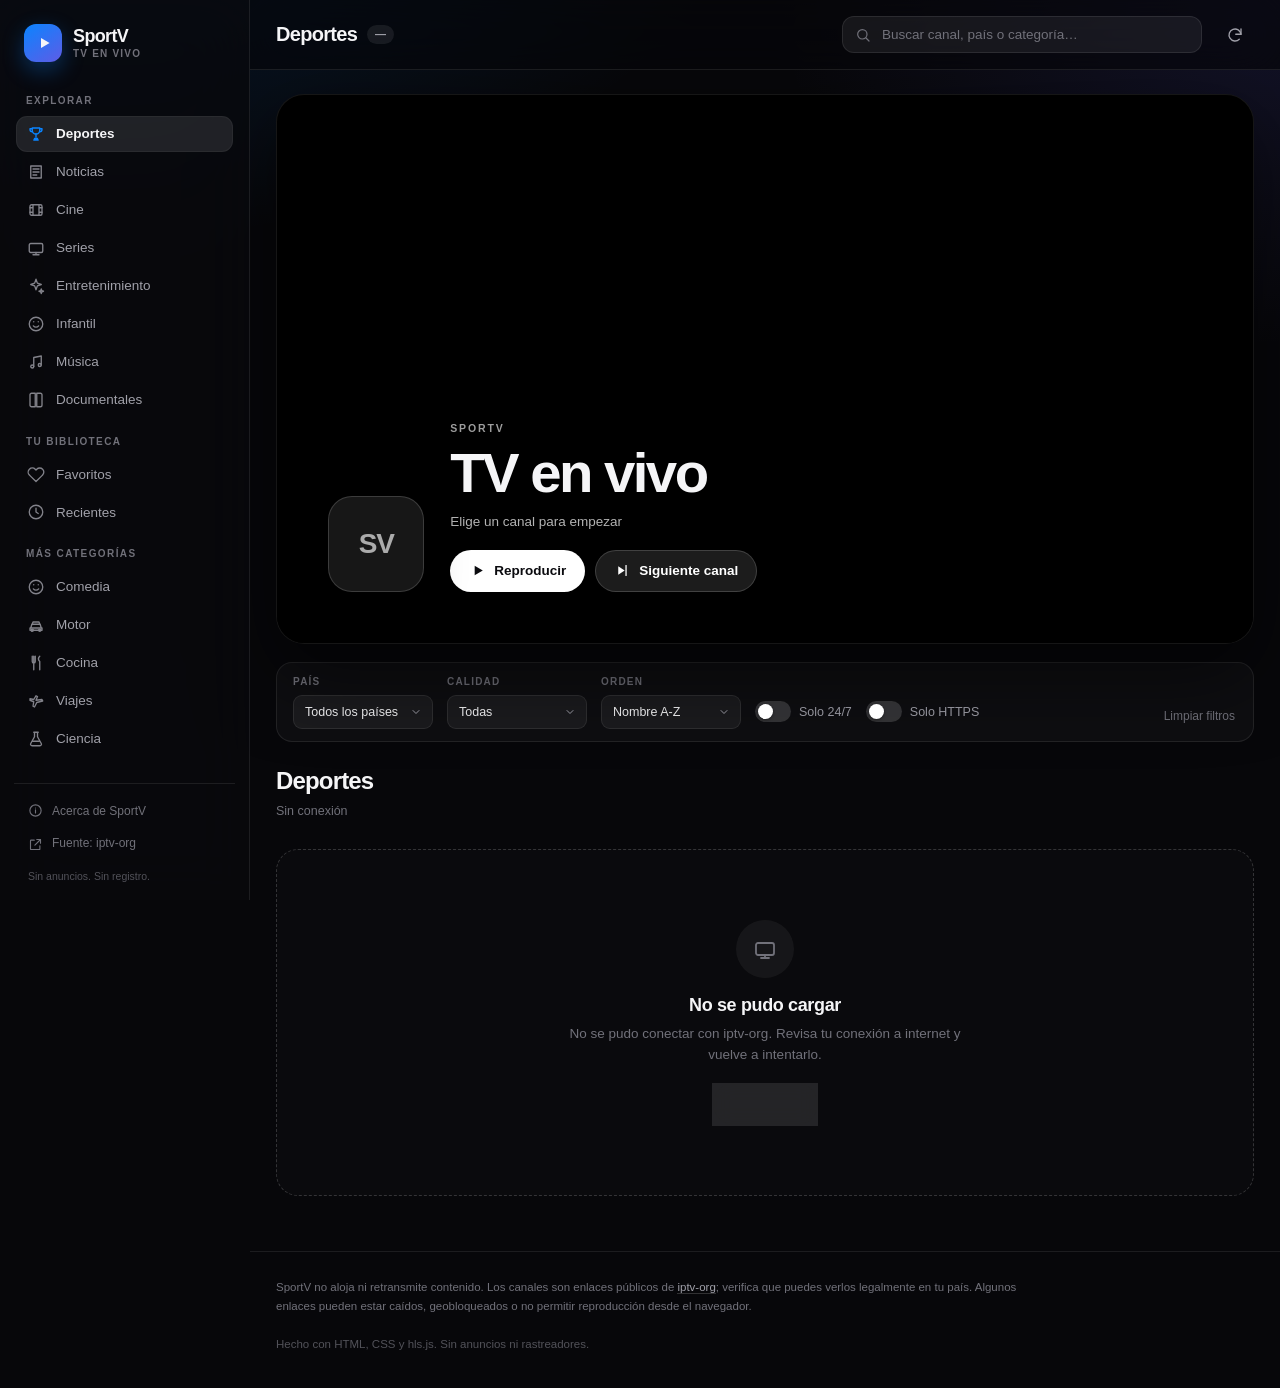
<file: index.html>
<!doctype html>
<html lang="es">
<head>
  <meta charset="utf-8" />
  <meta name="viewport" content="width=device-width, initial-scale=1, viewport-fit=cover" />
  <meta name="color-scheme" content="dark" />
  <meta name="theme-color" content="#07070a" />
  <meta name="description" content="SportV · TV en vivo con canales públicos de iptv-org. Sin anuncios, sin registro y con reproductor propio." />
  <title>SportV · TV en vivo</title>
  <link rel="stylesheet" href="css/styles.css" />
  <link rel="icon" href="data:image/svg+xml,<svg xmlns='http://www.w3.org/2000/svg' viewBox='0 0 100 100'><rect width='100' height='100' rx='24' fill='%230a84ff'/><path d='M40 30v40l30-20z' fill='white'/></svg>" />
</head>
<body>

  <!-- ============================================================
       Iconos (SVG sprite)
       ============================================================ -->
  <svg class="svg-sprite" xmlns="http://www.w3.org/2000/svg" aria-hidden="true">
    <symbol id="i-play" viewBox="0 0 24 24"><path d="M8 5.2v13.6L19.5 12z" fill="currentColor" stroke="none"/></symbol>
    <symbol id="i-pause" viewBox="0 0 24 24"><path d="M7.5 5h3.2v14H7.5zM13.3 5h3.2v14h-3.2z" fill="currentColor" stroke="none"/></symbol>
    <symbol id="i-prev" viewBox="0 0 24 24"><path d="M18 6v12l-9-6z" fill="currentColor" stroke="none"/><path d="M7 5v14"/></symbol>
    <symbol id="i-next" viewBox="0 0 24 24"><path d="M6 6v12l9-6z" fill="currentColor" stroke="none"/><path d="M17 5v14"/></symbol>
    <symbol id="i-search" viewBox="0 0 24 24"><circle cx="11" cy="11" r="7"/><path d="M16.5 16.5L21 21"/></symbol>
    <symbol id="i-x" viewBox="0 0 24 24"><path d="M6 6l12 12M18 6L6 18"/></symbol>
    <symbol id="i-filter" viewBox="0 0 24 24"><path d="M4 7h16M7 12h10M10 17h4"/></symbol>
    <symbol id="i-refresh" viewBox="0 0 24 24"><path d="M20 11a8 8 0 1 0-2.3 6.7"/><path d="M20 4v7h-7"/></symbol>
    <symbol id="i-menu" viewBox="0 0 24 24"><path d="M4 7h16M4 12h16M4 17h16"/></symbol>
    <symbol id="i-heart" viewBox="0 0 24 24"><path d="M20.8 5.6a5.5 5.5 0 0 0-7.8 0L12 6.7l-1-1.1a5.5 5.5 0 0 0-7.8 7.8l1.1 1.1L12 22l7.7-7.5 1.1-1.1a5.5 5.5 0 0 0 0-7.8z"/></symbol>
    <symbol id="i-volume" viewBox="0 0 24 24"><path d="M5 9v6h4l5 4V5L9 9z"/><path d="M17 9a4 4 0 0 1 0 6M19.5 6.5a8 8 0 0 1 0 11"/></symbol>
    <symbol id="i-mute" viewBox="0 0 24 24"><path d="M5 9v6h4l5 4V5L9 9z"/><path d="M17 9l4 6M21 9l-4 6"/></symbol>
    <symbol id="i-full" viewBox="0 0 24 24"><path d="M4 9V4h5M20 9V4h-5M4 15v5h5M20 15v5h-5"/></symbol>
    <symbol id="i-pip" viewBox="0 0 24 24"><rect x="3" y="5" width="18" height="14" rx="2"/><rect x="12" y="11" width="7" height="6" rx="1"/></symbol>
    <symbol id="i-link" viewBox="0 0 24 24"><path d="M10 13a5 5 0 0 0 7.5.5l2-2a5 5 0 0 0-7-7l-1.2 1.2"/><path d="M14 11a5 5 0 0 0-7.5-.5l-2 2a5 5 0 0 0 7 7l1.2-1.2"/></symbol>
    <symbol id="i-info" viewBox="0 0 24 24"><circle cx="12" cy="12" r="9"/><path d="M12 11v5M12 8h.01"/></symbol>
    <symbol id="i-check" viewBox="0 0 24 24"><path d="M5 12.5l4.5 4.5L19 7.5"/></symbol>
    <symbol id="i-external" viewBox="0 0 24 24"><path d="M14 4h6v6M20 4l-9 9"/><path d="M19 14v5a1 1 0 0 1-1 1H5a1 1 0 0 1-1-1V6a1 1 0 0 1 1-1h5"/></symbol>
    <symbol id="i-alert" viewBox="0 0 24 24"><path d="M12 3l9.5 17H2.5z"/><path d="M12 9v5M12 17h.01"/></symbol>
    <symbol id="i-chevron-down" viewBox="0 0 24 24"><path d="M6 9l6 6 6-6"/></symbol>
    <symbol id="i-chevron-left" viewBox="0 0 24 24"><path d="M15 5l-7 7 7 7"/></symbol>
    <symbol id="i-chevron-right" viewBox="0 0 24 24"><path d="M9 5l7 7-7 7"/></symbol>

    <symbol id="i-trophy" viewBox="0 0 24 24"><path d="M7 4h10v3a5 5 0 0 1-10 0z"/><path d="M7 5H4v1a3 3 0 0 0 3 3M17 5h3v1a3 3 0 0 1-3 3"/><path d="M12 12v4M9 20h6M10 20v-2h4v2"/></symbol>
    <symbol id="i-news" viewBox="0 0 24 24"><path d="M5 4h14v16H5z"/><path d="M8 8h8M8 12h8M8 16h5"/></symbol>
    <symbol id="i-film" viewBox="0 0 24 24"><rect x="4" y="5" width="16" height="14" rx="2"/><path d="M8 5v14M16 5v14M4 9h4M4 15h4M16 9h4M16 15h4"/></symbol>
    <symbol id="i-tv" viewBox="0 0 24 24"><rect x="3" y="6" width="18" height="12" rx="2"/><path d="M8 21h8M12 18v3"/></symbol>
    <symbol id="i-sparkles" viewBox="0 0 24 24"><path d="M12 3l1.8 5.2L19 10l-5.2 1.8L12 17l-1.8-5.2L5 10l5.2-1.8z"/><path d="M19 16l.8 2.2L22 19l-2.2.8L19 22l-.8-2.2L16 19l2.2-.8z"/></symbol>
    <symbol id="i-smile" viewBox="0 0 24 24"><circle cx="12" cy="12" r="9"/><path d="M8.5 14.5a4.5 4.5 0 0 0 7 0M9 9h.01M15 9h.01"/></symbol>
    <symbol id="i-music" viewBox="0 0 24 24"><path d="M9 18V6l10-2v12"/><circle cx="7" cy="18" r="2"/><circle cx="17" cy="16" r="2"/></symbol>
    <symbol id="i-book" viewBox="0 0 24 24"><path d="M4 5a2 2 0 0 1 2-2h5v18H6a2 2 0 0 1-2-2z"/><path d="M20 5a2 2 0 0 0-2-2h-5v18h5a2 2 0 0 0 2-2z"/></symbol>
    <symbol id="i-car" viewBox="0 0 24 24"><path d="M5 16l1.5-5h11L19 16M4 16h16v3H4z"/><circle cx="7" cy="19" r="1.5"/><circle cx="17" cy="19" r="1.5"/><path d="M7 11l1-3h8l1 3"/></symbol>
    <symbol id="i-fork" viewBox="0 0 24 24"><path d="M7 3v7a2 2 0 0 0 4 0V3M9 3v18M17 3c-2 2-2 5 0 7v11"/></symbol>
    <symbol id="i-plane" viewBox="0 0 24 24"><path d="M21 12l-8 2-3 6-2-1 1-6-5-2v-2l5 1 3-5 2 1-2 5 8-1z"/></symbol>
    <symbol id="i-flask" viewBox="0 0 24 24"><path d="M9 3h6M10 3v6l-5 9a2 2 0 0 0 1.8 3h10.4A2 2 0 0 0 19 18l-5-9V3"/><path d="M7.5 15h9"/></symbol>
    <symbol id="i-mountain" viewBox="0 0 24 24"><path d="M3 20l6-10 4 6 2-3 6 7z"/><path d="M9 10l2 2"/></symbol>
    <symbol id="i-palette" viewBox="0 0 24 24"><path d="M12 3a9 9 0 1 0 0 18h1.5a2 2 0 0 0 0-4H12a2 2 0 0 1 0-4h3a4 4 0 0 0 4-4c0-3.3-3.1-6-7-6z"/><path d="M7.5 10h.01M10 6.5h.01M15 7h.01"/></symbol>
    <symbol id="i-grad" viewBox="0 0 24 24"><path d="M2 9l10-5 10 5-10 5z"/><path d="M6 11v5c3 2 9 2 12 0v-5M22 9v6"/></symbol>
    <symbol id="i-users" viewBox="0 0 24 24"><circle cx="9" cy="8" r="3"/><path d="M3 20a6 6 0 0 1 12 0"/><circle cx="17" cy="9" r="2.5"/><path d="M15 20a5 5 0 0 1 6-4.9"/></symbol>
    <symbol id="i-briefcase" viewBox="0 0 24 24"><rect x="3" y="7" width="18" height="13" rx="2"/><path d="M9 7V5a2 2 0 0 1 2-2h2a2 2 0 0 1 2 2v2M3 12h18"/></symbol>
    <symbol id="i-cloud" viewBox="0 0 24 24"><path d="M7 18a4 4 0 0 1-.5-8A6 6 0 0 1 18 9a4.5 4.5 0 0 1 .5 9z"/></symbol>
    <symbol id="i-globe" viewBox="0 0 24 24"><circle cx="12" cy="12" r="9"/><path d="M3 12h18M12 3a14 14 0 0 1 0 18M12 3a14 14 0 0 0 0 18"/></symbol>
    <symbol id="i-landmark" viewBox="0 0 24 24"><path d="M3 20h18M5 20V9M9 20V9M15 20V9M19 20V9M3 9l9-5 9 5z"/></symbol>
    <symbol id="i-sparkle" viewBox="0 0 24 24"><path d="M12 3l2 6 6 2-6 2-2 6-2-6-6-2 6-2z"/></symbol>
    <symbol id="i-bag" viewBox="0 0 24 24"><path d="M5 8h14l-1 12H6z"/><path d="M9 8V6a3 3 0 0 1 6 0v2"/></symbol>
    <symbol id="i-moon" viewBox="0 0 24 24"><path d="M20 15a8 8 0 1 1-9-12 7 7 0 0 0 9 12z"/></symbol>
    <symbol id="i-clock" viewBox="0 0 24 24"><circle cx="12" cy="12" r="9"/><path d="M12 7v5l3 2"/></symbol>
    <symbol id="i-cursor" viewBox="0 0 24 24"><path d="M5 4l14 7-6 2-2 6z"/></symbol>
  </svg>

  <div class="app">

    <!-- ============================================================
         Barra lateral
         ============================================================ -->
    <aside class="sidebar" id="sidebar">
      <a class="brand" href="#" data-view="sports" aria-label="SportV, ir a Deportes">
        <span class="brand-mark"><svg class="icon" aria-hidden="true"><use href="#i-play"></use></svg></span>
        <span class="brand-text">SportV<small>TV en vivo</small></span>
      </a>

      <nav class="nav" aria-label="Categorías">
        <p class="nav-label">Explorar</p>
        <div class="nav-group" id="navPrimary"></div>

        <p class="nav-label">Tu biblioteca</p>
        <div class="nav-group" id="navLibrary"></div>

        <p class="nav-label">Más categorías</p>
        <div class="nav-group" id="navMore"></div>
      </nav>

      <div class="sidebar-foot">
        <button class="foot-link" id="aboutBtn" type="button">
          <svg class="icon" aria-hidden="true"><use href="#i-info"></use></svg>
          Acerca de SportV
        </button>
        <a class="foot-link" href="https://github.com/iptv-org/iptv" target="_blank" rel="noopener noreferrer">
          <svg class="icon" aria-hidden="true"><use href="#i-external"></use></svg>
          Fuente: iptv-org
        </a>
        <p class="foot-note">Sin anuncios. Sin registro.</p>
      </div>
    </aside>

    <div class="scrim" id="scrim"></div>

    <!-- ============================================================
         Contenido
         ============================================================ -->
    <div class="content">

      <header class="topbar">
        <button class="icon-btn menu-btn" id="menuBtn" type="button" aria-label="Abrir menú" aria-expanded="false">
          <svg class="icon" aria-hidden="true"><use href="#i-menu"></use></svg>
        </button>

        <div class="view-head">
          <h1 id="viewTitle">Deportes</h1>
          <span class="count-pill" id="viewCount">—</span>
        </div>

        <div class="searchbox">
          <svg class="icon" aria-hidden="true"><use href="#i-search"></use></svg>
          <input id="searchInput" type="search" placeholder="Buscar canal, país o categoría…"
            aria-label="Buscar canales" autocomplete="off" spellcheck="false" />
          <button class="search-clear hidden" id="searchClear" type="button" aria-label="Limpiar búsqueda">
            <svg class="icon" aria-hidden="true"><use href="#i-x"></use></svg>
          </button>
        </div>

        <button class="pill-btn filter-btn" id="filtersBtn" type="button" aria-expanded="false">
          <svg class="icon" aria-hidden="true"><use href="#i-filter"></use></svg>
          Filtros
        </button>

        <button class="icon-btn" id="refreshBtn" type="button" aria-label="Actualizar canales" title="Actualizar canales">
          <svg class="icon" aria-hidden="true"><use href="#i-refresh"></use></svg>
        </button>
      </header>

      <nav class="mobile-nav" id="mobileNav" aria-label="Categorías rápidas"></nav>

      <main class="main">

        <!-- ============================================================
             Escenario / reproductor
             ============================================================ -->
        <section class="stage is-poster" id="stage" aria-label="Reproductor de TV">
          <div class="stage-bg" id="stageBg" aria-hidden="true"></div>

          <video id="video" playsinline preload="none"></video>

          <div class="stage-poster" id="stagePoster">
            <div class="poster-logo" id="posterLogoWrap">
              <span id="posterInitials">SV</span>
              <img id="posterLogo" alt="" loading="lazy" decoding="async" referrerpolicy="no-referrer" />
            </div>
            <div class="poster-copy">
              <p class="eyebrow" id="posterEyebrow">Destacado</p>
              <h2 id="posterName">Cargando canales…</h2>
              <p class="poster-meta" id="posterMeta">Conectando con iptv-org</p>
              <div class="poster-actions">
                <button class="btn btn-primary" id="posterPlay" type="button">
                  <svg class="icon" aria-hidden="true"><use href="#i-play"></use></svg>
                  Reproducir
                </button>
                <button class="btn btn-glass" id="posterNext" type="button">
                  <svg class="icon" aria-hidden="true"><use href="#i-next"></use></svg>
                  Siguiente canal
                </button>
              </div>
            </div>
          </div>

          <div class="stage-error hidden" id="stageError" role="alert">
            <div class="error-icon">
              <svg class="icon" aria-hidden="true"><use href="#i-alert"></use></svg>
            </div>
            <h3 id="errTitle">No se pudo reproducir</h3>
            <p id="errMsg"></p>
            <div class="error-actions">
              <button class="btn btn-primary" id="errRetry" type="button">Reintentar</button>
              <button class="btn btn-glass" id="errNext" type="button">Siguiente canal</button>
              <button class="btn btn-glass" id="errCopy" type="button">
                <svg class="icon" aria-hidden="true"><use href="#i-link"></use></svg>
                Copiar enlace
              </button>
            </div>
            <p class="error-hint">Muchos canales públicos fallan por geobloqueo o CORS. Prueba otro o ábrelo en VLC.</p>
          </div>

          <div class="spinner hidden" id="spinner" aria-label="Cargando"></div>
          <button class="big-play hidden" id="bigPlay" type="button" aria-label="Reproducir">
            <svg class="icon" aria-hidden="true"><use href="#i-play"></use></svg>
          </button>

          <div class="stage-top">
            <span class="live-pill hidden" id="livePill"><span class="dot"></span>EN VIVO</span>
            <span class="quality-pill hidden" id="qualityPill"></span>
          </div>

          <div class="controls" id="controls">
            <div class="progress" id="progress" role="slider" tabindex="0" aria-label="Progreso del canal">
              <div class="progress-track">
                <div class="progress-buffer" id="progressBuffer"></div>
                <div class="progress-played" id="progressPlayed"><span class="progress-knob"></span></div>
              </div>
            </div>

            <div class="ctrl-row">
              <button class="ctrl" id="btnPlay" type="button" aria-label="Reproducir o pausar">
                <svg class="icon" aria-hidden="true"><use href="#i-play"></use></svg>
              </button>
              <button class="ctrl" id="btnPrev" type="button" aria-label="Canal anterior" title="Canal anterior (p)">
                <svg class="icon" aria-hidden="true"><use href="#i-prev"></use></svg>
              </button>
              <button class="ctrl" id="btnNext" type="button" aria-label="Canal siguiente" title="Canal siguiente (n)">
                <svg class="icon" aria-hidden="true"><use href="#i-next"></use></svg>
              </button>
              <button class="ctrl" id="btnMute" type="button" aria-label="Silenciar">
                <svg class="icon" aria-hidden="true"><use href="#i-volume"></use></svg>
              </button>
              <input class="volume" id="volume" type="range" min="0" max="1" step="0.01" value="1" aria-label="Volumen" />
              <span class="time" id="time">EN VIVO</span>
              <span class="spacer"></span>
              <select class="quality" id="quality" aria-label="Calidad"><option value="-1">Auto</option></select>
              <button class="ctrl" id="btnPip" type="button" aria-label="Picture in picture" title="Picture in picture">
                <svg class="icon" aria-hidden="true"><use href="#i-pip"></use></svg>
              </button>
              <button class="ctrl" id="btnFull" type="button" aria-label="Pantalla completa" title="Pantalla completa (f)">
                <svg class="icon" aria-hidden="true"><use href="#i-full"></use></svg>
              </button>
              <button class="ctrl fav-btn" id="btnFav" type="button" aria-label="Añadir a favoritos" title="Favorito">
                <svg class="icon" aria-hidden="true"><use href="#i-heart"></use></svg>
              </button>
            </div>
          </div>
        </section>

        <!-- ============================================================
             Ahora en pantalla
             ============================================================ -->
        <section class="now-bar hidden" id="nowBar" aria-label="Canal actual">
          <div class="now-id">
            <div class="now-logo">
              <span id="nowInitials">TV</span>
              <img id="nowLogo" alt="" loading="lazy" decoding="async" referrerpolicy="no-referrer" />
            </div>
            <div class="now-copy">
              <h2 id="nowName">—</h2>
              <p id="nowMeta">—</p>
            </div>
          </div>
          <div class="now-actions">
            <button class="icon-btn" id="nowPrev" type="button" title="Canal anterior" aria-label="Canal anterior">
              <svg class="icon" aria-hidden="true"><use href="#i-prev"></use></svg>
            </button>
            <button class="icon-btn" id="nowNext" type="button" title="Canal siguiente" aria-label="Canal siguiente">
              <svg class="icon" aria-hidden="true"><use href="#i-next"></use></svg>
            </button>
            <button class="icon-btn fav-btn" id="nowFav" type="button" title="Favorito" aria-label="Añadir a favoritos">
              <svg class="icon" aria-hidden="true"><use href="#i-heart"></use></svg>
            </button>
            <button class="pill-btn" id="nowLink" type="button">
              <svg class="icon" aria-hidden="true"><use href="#i-link"></use></svg>
              Copiar enlace
            </button>
          </div>
        </section>

        <!-- ============================================================
             Filtros
             ============================================================ -->
        <section class="filters" id="filters" aria-label="Filtros de canales">
          <label class="field">
            <span>País</span>
            <select id="countryFilter"><option value="all">Todos los países</option></select>
          </label>

          <label class="field">
            <span>Calidad</span>
            <select id="qualityFilter"></select>
          </label>

          <label class="field">
            <span>Orden</span>
            <select id="sortFilter"></select>
          </label>

          <label class="switch">
            <input type="checkbox" id="only247" />
            <span class="switch-track"></span>
            <span>Solo 24/7</span>
          </label>

          <label class="switch">
            <input type="checkbox" id="httpsOnly" />
            <span class="switch-track"></span>
            <span>Solo HTTPS</span>
          </label>

          <button class="text-btn" id="clearFilters" type="button">Limpiar filtros</button>
        </section>

        <!-- ============================================================
             Catálogo
             ============================================================ -->
        <section class="browse" aria-label="Canales">
          <div class="browse-head">
            <div>
              <h2 id="browseTitle">Deportes</h2>
              <p id="browseMeta">Cargando canales…</p>
            </div>
            <span class="updated" id="lastUpdate"></span>
          </div>

          <div class="chips" id="sportChips" aria-label="Filtros de deportes"></div>

          <div class="grid" id="grid" aria-live="polite"></div>

          <div class="empty hidden" id="empty">
            <div class="empty-icon">
              <svg class="icon" aria-hidden="true"><use href="#i-tv"></use></svg>
            </div>
            <h3 id="emptyTitle">Sin resultados</h3>
            <p id="emptyText">Prueba con otro país, otra calidad o un término de búsqueda diferente.</p>
            <div class="empty-actions">
              <button class="btn btn-glass hidden" id="emptyRetry" type="button">Reintentar</button>
              <button class="btn btn-glass hidden" id="emptyClear" type="button">Limpiar filtros</button>
            </div>
          </div>

          <div class="load-more hidden" id="loadMoreWrap">
            <button class="btn btn-glass" id="loadMore" type="button">Cargar más canales</button>
          </div>

          <div class="sentinel" id="sentinel" aria-hidden="true"></div>
        </section>

      </main>

      <footer class="footer">
        <p>
          SportV no aloja ni retransmite contenido. Los canales son enlaces públicos de
          <a href="https://github.com/iptv-org/iptv" target="_blank" rel="noopener noreferrer">iptv-org</a>;
          verifica que puedes verlos legalmente en tu país. Algunos enlaces pueden estar caídos,
          geobloqueados o no permitir reproducción desde el navegador.
        </p>
        <p class="footer-note">Hecho con HTML, CSS y hls.js. Sin anuncios ni rastreadores.</p>
      </footer>

    </div>
  </div>

  <!-- ============================================================
       Modal Acerca de
       ============================================================ -->
  <div class="modal hidden" id="aboutModal" role="dialog" aria-modal="true" aria-labelledby="aboutTitle">
    <div class="modal-panel">
      <button class="icon-btn modal-close" id="aboutClose" type="button" aria-label="Cerrar">
        <svg class="icon" aria-hidden="true"><use href="#i-x"></use></svg>
      </button>

      <p class="eyebrow">Acerca de</p>
      <h2 id="aboutTitle">SportV</h2>
      <p class="modal-lead">
        Un visor de TV en vivo con estética de sala de estar. El catálogo de canales
        viene de <strong>iptv-org</strong>, una colección de enlaces públicos.
      </p>

      <ul class="modal-list">
        <li><strong>Sin anuncios ni rastreadores.</strong> El reproductor y la interfaz son propios.</li>
        <li><strong>No alojamos contenido.</strong> Solo enlazamos transmisiones públicas de terceros.</li>
        <li><strong>Algunos canales no cargan.</strong> Puede ser geobloqueo, CORS, HTTP o que el enlace esté caído.</li>
        <li><strong>Si falla, cambia de canal.</strong> Usa «Siguiente canal» o las teclas <kbd>n</kbd> / <kbd>p</kbd>.</li>
        <li><strong>VLC:</strong> copia el enlace del canal y ábrelo en VLC → Abrir ubicación de red.</li>
      </ul>

      <div class="modal-actions">
        <a class="btn btn-primary" href="https://github.com/iptv-org/iptv" target="_blank" rel="noopener noreferrer">
          Ver iptv-org
          <svg class="icon" aria-hidden="true"><use href="#i-external"></use></svg>
        </a>
        <button class="btn btn-glass" id="aboutOk" type="button">Entendido</button>
      </div>
    </div>
  </div>

  <div class="toast" id="toast" role="status" aria-live="polite"></div>

  <script type="module" src="js/app.js"></script>
</body>
</html>
</file>
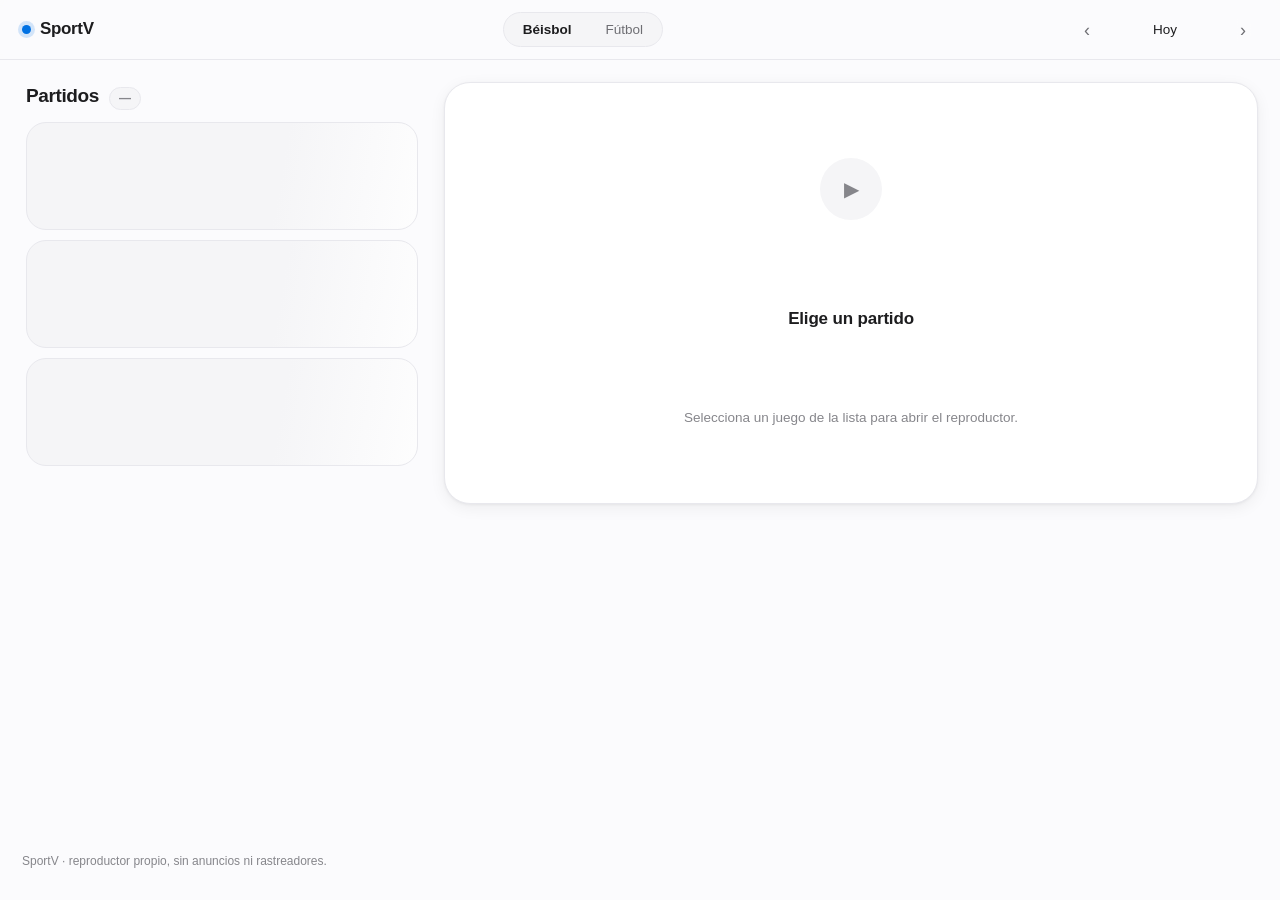
<file: legacy/index.html>
<!doctype html>
<html lang="es">
<head>
  <meta charset="utf-8" />
  <meta name="viewport" content="width=device-width, initial-scale=1, viewport-fit=cover" />
  <meta name="color-scheme" content="light dark" />
  <meta name="description" content="Centro de partidos en vivo con reproductor propio y sin anuncios." />
  <title>SportV · Partidos en vivo</title>
  <link rel="stylesheet" href="css/styles.css" />
  <link rel="icon" href="data:image/svg+xml,<svg xmlns='http://www.w3.org/2000/svg' viewBox='0 0 100 100'><text y='.9em' font-size='90'>⚾</text></svg>" />
</head>
<body>

  <header class="topbar">
    <div class="topbar-inner">
      <a class="brand" href="#" aria-label="SportV">
        <span class="brand-dot" aria-hidden="true"></span>
        <span class="brand-name">SportV</span>
      </a>

      <nav class="segmented" id="sportTabs" role="tablist" aria-label="Deporte">
        <span class="seg-thumb" id="segThumb" aria-hidden="true"></span>
        <button class="seg-btn is-active" data-sport="mlb" role="tab" aria-selected="true">Béisbol</button>
        <button class="seg-btn" data-sport="football" role="tab" aria-selected="false">Fútbol</button>
      </nav>

      <div class="datenav">
        <button class="icon-btn" id="prevDay" title="Día anterior" aria-label="Día anterior">&#8249;</button>
        <button class="date-pill" id="datePill" title="Volver a hoy"><span id="dateLabel">Hoy</span></button>
        <button class="icon-btn" id="nextDay" title="Día siguiente" aria-label="Día siguiente">&#8250;</button>
      </div>
    </div>
  </header>

  <main class="layout">

    <section class="col-list" aria-label="Lista de partidos">
      <div class="col-head">
        <h2 id="listTitle">Partidos</h2>
        <span class="badge" id="listCount">&mdash;</span>
      </div>

      <div class="notice hidden" id="notice"></div>

      <div class="game-list" id="gameList" aria-live="polite">
        <div class="skeleton-wrap">
          <div class="skeleton"></div>
          <div class="skeleton"></div>
          <div class="skeleton"></div>
        </div>
      </div>
    </section>

    <section class="col-stage" aria-label="Reproductor">
      <div class="stage">

        <div class="stage-empty" id="stageEmpty">
          <div class="glyph" aria-hidden="true">&#9654;</div>
          <h3>Elige un partido</h3>
          <p>Selecciona un juego de la lista para abrir el reproductor.</p>
        </div>

        <div class="stage-body hidden" id="stageBody">

          <div class="matchup" id="matchup"></div>

          <div class="player" id="player">
            <video id="video" playsinline crossorigin="anonymous"></video>
            <iframe id="frame" class="hidden" allow="autoplay; fullscreen; encrypted-media; picture-in-picture" allowfullscreen></iframe>

            <div class="player-msg hidden" id="playerMsg"></div>
            <div class="player-spinner hidden" id="playerSpinner"></div>

            <div class="controls" id="controls">
              <div class="progress" id="progress" role="slider" tabindex="0" aria-label="Progreso">
                <div class="progress-track">
                  <div class="progress-buffer" id="progressBuffer"></div>
                  <div class="progress-played" id="progressPlayed"><span class="knob"></span></div>
                </div>
              </div>

              <div class="ctrl-row">
                <button class="ctrl" id="btnPlay" aria-label="Reproducir o pausar">&#9654;</button>
                <button class="ctrl" id="btnMute" aria-label="Silenciar">&#128266;</button>
                <input class="volume" id="volume" type="range" min="0" max="1" step="0.01" value="1" aria-label="Volumen" />
                <span class="time"><span id="tCur">0:00</span><span class="time-sep">/</span><span id="tDur">0:00</span></span>
                <span class="spacer"></span>
                <button class="ctrl ctrl-txt hidden" id="btnLive" aria-label="Ir al vivo">EN VIVO</button>
                <select class="quality hidden" id="quality" aria-label="Calidad"><option value="-1">Auto</option></select>
                <button class="ctrl" id="btnPip" aria-label="Picture in picture">&#9707;</button>
                <button class="ctrl" id="btnFull" aria-label="Pantalla completa">&#9974;</button>
              </div>
            </div>
          </div>

          <div class="sources" id="sources"></div>
          <div class="official" id="official"></div>
          <div class="stage-info" id="stageInfo"></div>
        </div>

      </div>
    </section>

  </main>

  <footer class="footer">
    <span id="footNote">SportV · reproductor propio, sin anuncios ni rastreadores.</span>
    <span id="lastUpdate"></span>
  </footer>

</body>
</html>
</file>
<file: css/styles.css>
/* ============================================================
   SportV · estilos
   Estética de sala de estar inspirada en Apple TV.
   ============================================================ */

:root {
  color-scheme: dark;

  --bg:            #07070a;
  --bg-2:          #0c0c11;
  --panel:         rgba(22, 22, 28, .72);
  --panel-soft:    rgba(255, 255, 255, .035);
  --text:          #f5f5f7;
  --text-2:        #a1a1aa;
  --text-3:        #71717a;
  --line:          rgba(255, 255, 255, .085);
  --line-2:        rgba(255, 255, 255, .17);
  --accent:        #0a84ff;
  --accent-2:      #5e5ce6;
  --live:          #ff453a;
  --gold:          #ffd60a;

  --radius-sm:     10px;
  --radius:        16px;
  --radius-lg:     22px;
  --radius-xl:     28px;

  --sidebar-w:     250px;
  --topbar-h:      70px;

  --font: -apple-system, BlinkMacSystemFont, "SF Pro Text", "SF Pro Display",
          "Segoe UI", Inter, Roboto, "Helvetica Neue", Arial, sans-serif;
  --mono: ui-monospace, SFMono-Regular, "SF Mono", Menlo, monospace;

  --shadow:        0 30px 80px rgba(0, 0, 0, .55);
}

* { box-sizing: border-box; }

html, body { min-height: 100%; }

body {
  margin: 0;
  min-height: 100vh;
  background:
    radial-gradient(1100px 680px at 8% -12%, rgba(10, 132, 255, .18), transparent 60%),
    radial-gradient(900px 620px at 100% 0%, rgba(94, 92, 230, .14), transparent 56%),
    var(--bg);
  color: var(--text);
  font-family: var(--font);
  font-size: 15px;
  line-height: 1.45;
  -webkit-font-smoothing: antialiased;
  text-rendering: optimizeLegibility;
}

body.drawer-open,
body.modal-open { overflow: hidden; }

button, input, select, textarea { font-family: inherit; color: inherit; }

button { -webkit-tap-highlight-color: transparent; }

a { color: inherit; }

.hidden { display: none !important; }

.svg-sprite {
  position: absolute;
  width: 0;
  height: 0;
  overflow: hidden;
}

.icon {
  width: 18px;
  height: 18px;
  flex: 0 0 auto;
  fill: none;
  stroke: currentColor;
  stroke-width: 1.8;
  stroke-linecap: round;
  stroke-linejoin: round;
}

:focus-visible {
  outline: 2px solid var(--accent);
  outline-offset: 2px;
}

::-webkit-scrollbar { width: 10px; height: 10px; }
::-webkit-scrollbar-thumb {
  background: rgba(255, 255, 255, .14);
  border-radius: 99px;
  border: 2px solid transparent;
  background-clip: padding-box;
}

/* ============================================================
   Estructura
   ============================================================ */

.app { min-height: 100vh; }

.content {
  min-height: 100vh;
  margin-left: var(--sidebar-w);
  display: flex;
  flex-direction: column;
}

/* ============================================================
   Barra lateral
   ============================================================ */

.sidebar {
  position: fixed;
  inset: 0 auto 0 0;
  z-index: 70;
  width: var(--sidebar-w);
  display: flex;
  flex-direction: column;
  gap: 18px;
  padding: 18px 14px 16px;
  background: rgba(9, 9, 13, .82);
  border-right: 1px solid var(--line);
  backdrop-filter: blur(28px) saturate(1.25);
  -webkit-backdrop-filter: blur(28px) saturate(1.25);
}

.brand {
  display: flex;
  align-items: center;
  gap: 11px;
  padding: 6px 10px 14px;
  color: var(--text);
  text-decoration: none;
}

.brand-mark {
  display: grid;
  place-items: center;
  width: 38px;
  height: 38px;
  flex: 0 0 auto;
  border-radius: 12px;
  background: linear-gradient(145deg, var(--accent), var(--accent-2));
  box-shadow: 0 8px 22px rgba(10, 132, 255, .32);
}

.brand-mark .icon {
  width: 18px;
  height: 18px;
  margin-left: 2px;
  fill: #fff;
  stroke: none;
}

.brand-text {
  display: flex;
  flex-direction: column;
  font-size: 18px;
  font-weight: 750;
  letter-spacing: -.035em;
  line-height: 1.02;
}

.brand-text small {
  margin-top: 4px;
  font-size: 10px;
  font-weight: 600;
  letter-spacing: .12em;
  text-transform: uppercase;
  color: var(--text-3);
}

.nav {
  flex: 1;
  overflow-y: auto;
  padding: 0 2px 10px;
  scrollbar-width: thin;
}

.nav-label {
  margin: 17px 10px 7px;
  font-size: 10px;
  font-weight: 700;
  letter-spacing: .14em;
  text-transform: uppercase;
  color: var(--text-3);
}

.nav-label:first-child { margin-top: 0; }

.nav-group {
  display: flex;
  flex-direction: column;
  gap: 2px;
}

.nav-item {
  display: flex;
  align-items: center;
  gap: 11px;
  width: 100%;
  padding: 9px 11px;
  border: 0;
  border-radius: 11px;
  background: transparent;
  color: var(--text-2);
  font-size: 13.5px;
  font-weight: 500;
  text-align: left;
  cursor: pointer;
  transition: background .15s ease, color .15s ease;
}

.nav-item .icon { width: 18px; height: 18px; opacity: .8; }

.nav-item:hover {
  background: rgba(255, 255, 255, .055);
  color: var(--text);
}

.nav-item.is-active {
  background: rgba(255, 255, 255, .1);
  box-shadow: inset 0 0 0 1px rgba(255, 255, 255, .045);
  color: var(--text);
  font-weight: 650;
}

.nav-item.is-active .icon { color: var(--accent); opacity: 1; }

.nav-count {
  display: grid;
  place-items: center;
  min-width: 20px;
  height: 20px;
  margin-left: auto;
  padding: 0 6px;
  border-radius: 99px;
  background: rgba(255, 255, 255, .08);
  color: var(--text-2);
  font-size: 10.5px;
  font-weight: 700;
}

.nav-count.is-zero { display: none; }

.sidebar-foot {
  display: flex;
  flex-direction: column;
  gap: 3px;
  padding: 12px 6px 0;
  border-top: 1px solid var(--line);
}

.foot-link {
  display: flex;
  align-items: center;
  gap: 9px;
  padding: 7px 8px;
  border: 0;
  border-radius: 9px;
  background: transparent;
  color: var(--text-3);
  font-size: 12px;
  text-decoration: none;
  cursor: pointer;
  transition: background .15s ease, color .15s ease;
}

.foot-link:hover {
  background: rgba(255, 255, 255, .05);
  color: var(--text-2);
}

.foot-link .icon { width: 15px; height: 15px; }

.foot-note {
  margin: 6px 8px 0;
  font-size: 10.5px;
  color: var(--text-3);
  opacity: .7;
}

.scrim {
  position: fixed;
  inset: 0;
  z-index: 60;
  background: rgba(0, 0, 0, .55);
  backdrop-filter: blur(4px);
  opacity: 0;
  pointer-events: none;
  transition: opacity .22s ease;
}

.scrim.is-open {
  opacity: 1;
  pointer-events: auto;
}

/* ============================================================
   Barra superior
   ============================================================ */

.topbar {
  position: sticky;
  top: 0;
  z-index: 40;
  min-height: var(--topbar-h);
  display: flex;
  align-items: center;
  gap: 14px;
  padding: 12px 26px;
  background: rgba(7, 7, 10, .68);
  border-bottom: 1px solid var(--line);
  backdrop-filter: blur(24px) saturate(1.3);
  -webkit-backdrop-filter: blur(24px) saturate(1.3);
}

.view-head {
  display: flex;
  align-items: center;
  gap: 10px;
  min-width: 0;
}

.view-head h1 {
  margin: 0;
  font-size: 20px;
  font-weight: 700;
  letter-spacing: -.035em;
  white-space: nowrap;
}

.count-pill {
  min-width: 24px;
  padding: 2px 8px;
  border-radius: 99px;
  background: rgba(255, 255, 255, .08);
  color: var(--text-2);
  font-size: 11px;
  font-weight: 700;
  text-align: center;
}

.searchbox {
  display: flex;
  align-items: center;
  gap: 9px;
  width: min(360px, 34vw);
  margin-left: auto;
  padding: 9px 12px;
  border: 1px solid var(--line);
  border-radius: 12px;
  background: rgba(255, 255, 255, .065);
  transition: border-color .16s ease, background .16s ease, box-shadow .16s ease;
}

.searchbox:focus-within {
  border-color: rgba(10, 132, 255, .65);
  background: rgba(255, 255, 255, .085);
  box-shadow: 0 0 0 3px rgba(10, 132, 255, .16);
}

.searchbox .icon {
  width: 16px;
  height: 16px;
  color: var(--text-3);
}

.searchbox input {
  flex: 1;
  min-width: 0;
  border: 0;
  outline: 0;
  background: transparent;
  color: var(--text);
  font-size: 13.5px;
}

.searchbox input::placeholder { color: var(--text-3); }

.searchbox input[type="search"]::-webkit-search-cancel-button { display: none; }

.search-clear {
  display: grid;
  place-items: center;
  width: 22px;
  height: 22px;
  border: 0;
  border-radius: 50%;
  background: rgba(255, 255, 255, .1);
  color: var(--text-2);
  cursor: pointer;
}

.search-clear .icon { width: 12px; height: 12px; }

.icon-btn {
  display: grid;
  place-items: center;
  width: 38px;
  height: 38px;
  flex: 0 0 auto;
  border: 1px solid transparent;
  border-radius: 11px;
  background: transparent;
  color: var(--text-2);
  cursor: pointer;
  transition: background .15s ease, color .15s ease, border-color .15s ease;
}

.icon-btn:hover {
  background: rgba(255, 255, 255, .07);
  color: var(--text);
}

.icon-btn .icon { width: 18px; height: 18px; }

.is-spinning .icon { animation: spin .8s linear infinite; }

.menu-btn { display: none; }

.pill-btn {
  display: inline-flex;
  align-items: center;
  gap: 7px;
  height: 38px;
  padding: 0 14px;
  border: 1px solid var(--line);
  border-radius: 11px;
  background: rgba(255, 255, 255, .05);
  color: var(--text-2);
  font-size: 13px;
  font-weight: 650;
  cursor: pointer;
  transition: background .15s ease, color .15s ease, border-color .15s ease;
}

.pill-btn:hover {
  background: rgba(255, 255, 255, .09);
  border-color: var(--line-2);
  color: var(--text);
}

.pill-btn .icon { width: 16px; height: 16px; }

.filter-btn { display: none; }

/* ---------- navegación móvil ---------- */

.mobile-nav {
  position: relative;
  z-index: 39;
  display: none;
  gap: 8px;
  padding: 10px 16px;
  overflow-x: auto;
  background: rgba(7, 7, 10, .84);
  border-bottom: 1px solid var(--line);
  backdrop-filter: blur(20px);
  scrollbar-width: none;
}

.mobile-nav::-webkit-scrollbar { display: none; }

.mnav-item {
  display: inline-flex;
  align-items: center;
  gap: 7px;
  flex: 0 0 auto;
  padding: 8px 12px;
  border: 1px solid var(--line);
  border-radius: 99px;
  background: rgba(255, 255, 255, .04);
  color: var(--text-2);
  font-size: 12.5px;
  font-weight: 650;
  cursor: pointer;
  white-space: nowrap;
  transition: background .15s ease, color .15s ease, border-color .15s ease;
}

.mnav-item .icon { width: 15px; height: 15px; }

.mnav-item.is-active {
  background: var(--text);
  border-color: var(--text);
  color: #0b0b0f;
}

/* ============================================================
   Contenido principal
   ============================================================ */

.main {
  width: 100%;
  max-width: 1540px;
  margin: 0 auto;
  padding: 24px 26px 40px;
  display: flex;
  flex: 1;
  flex-direction: column;
  gap: 18px;
}

/* ============================================================
   Escenario / reproductor
   ============================================================ */

.stage {
  position: relative;
  isolation: isolate;
  width: 100%;
  min-height: 300px;
  max-height: 72vh;
  aspect-ratio: 16 / 9;
  overflow: hidden;
  background: #000;
  border: 1px solid var(--line);
  border-radius: var(--radius-xl);
  box-shadow: var(--shadow);
}

.stage::before {
  content: "";
  position: absolute;
  inset: 0;
  z-index: 2;
  pointer-events: none;
  background: radial-gradient(120% 120% at 20% 0%, transparent 0%, rgba(0, 0, 0, .22) 48%, rgba(0, 0, 0, .78) 100%);
  opacity: 0;
  transition: opacity .25s ease;
}

.stage.is-poster::before,
.stage.has-error::before { opacity: 1; }

.stage-bg {
  position: absolute;
  inset: -40px;
  z-index: 0;
  background-position: center;
  background-size: cover;
  filter: blur(70px) saturate(1.45);
  transform: scale(1.2);
  opacity: .42;
}

.stage video {
  position: absolute;
  inset: 0;
  z-index: 1;
  width: 100%;
  height: 100%;
  display: block;
  background: #000;
  object-fit: contain;
}

.stage-poster {
  position: absolute;
  inset: 0;
  z-index: 3;
  display: flex;
  align-items: flex-end;
  gap: 26px;
  padding: clamp(22px, 4vw, 52px);
  background: linear-gradient(0deg, rgba(0, 0, 0, .92) 0%, rgba(0, 0, 0, .38) 52%, rgba(0, 0, 0, .08) 100%);
  transition: opacity .25s ease;
}

.stage.is-loading .stage-poster { pointer-events: none; opacity: .82; }

.poster-logo {
  position: relative;
  display: grid;
  place-items: center;
  width: 96px;
  height: 96px;
  flex: 0 0 auto;
  overflow: hidden;
  border: 1px solid rgba(255, 255, 255, .16);
  border-radius: 24px;
  background: rgba(255, 255, 255, .09);
  box-shadow: 0 18px 40px rgba(0, 0, 0, .35);
  backdrop-filter: blur(14px);
}

.poster-logo span {
  font-size: 28px;
  font-weight: 750;
  letter-spacing: -.04em;
  color: rgba(255, 255, 255, .64);
}

.poster-logo img {
  position: absolute;
  inset: 14px;
  width: calc(100% - 28px);
  height: calc(100% - 28px);
  object-fit: contain;
}

.poster-copy {
  min-width: 0;
  max-width: 780px;
}

.eyebrow {
  margin: 0 0 8px;
  font-size: 10.5px;
  font-weight: 750;
  letter-spacing: .18em;
  text-transform: uppercase;
  color: rgba(255, 255, 255, .62);
}

.poster-copy h2 {
  margin: 0;
  font-size: clamp(30px, 4.4vw, 58px);
  font-weight: 750;
  letter-spacing: -.045em;
  line-height: .99;
  overflow-wrap: anywhere;
  text-shadow: 0 2px 30px rgba(0, 0, 0, .4);
}

.poster-meta {
  display: flex;
  align-items: center;
  flex-wrap: wrap;
  gap: 7px;
  margin: 12px 0 0;
  color: rgba(255, 255, 255, .7);
  font-size: 13.5px;
}

.sep { margin: 0 2px; opacity: .5; }

.poster-actions {
  display: flex;
  align-items: center;
  flex-wrap: wrap;
  gap: 10px;
  margin-top: 18px;
}

.btn {
  display: inline-flex;
  align-items: center;
  justify-content: center;
  gap: 8px;
  height: 42px;
  padding: 0 18px;
  border: 1px solid transparent;
  border-radius: 99px;
  font-size: 13.5px;
  font-weight: 700;
  text-decoration: none;
  white-space: nowrap;
  cursor: pointer;
  transition: transform .15s ease, background .15s ease, border-color .15s ease;
}

.btn .icon { width: 17px; height: 17px; }

.btn-primary {
  background: #fff;
  color: #0b0b0f;
  box-shadow: 0 8px 24px rgba(0, 0, 0, .28);
}

.btn-primary:hover {
  background: #f2f2f7;
  transform: translateY(-1px);
}

.btn-glass {
  border-color: rgba(255, 255, 255, .16);
  background: rgba(255, 255, 255, .11);
  color: #fff;
  backdrop-filter: blur(10px);
}

.btn-glass:hover {
  background: rgba(255, 255, 255, .18);
  transform: translateY(-1px);
}

/* ---------- error del reproductor ---------- */

.stage-error {
  position: absolute;
  inset: 0;
  z-index: 7;
  display: flex;
  flex-direction: column;
  align-items: center;
  justify-content: center;
  padding: 30px;
  text-align: center;
  background: radial-gradient(80% 80% at 50% 20%, rgba(30, 30, 38, .92), rgba(0, 0, 0, .94));
}

.error-icon {
  display: grid;
  place-items: center;
  width: 54px;
  height: 54px;
  margin-bottom: 14px;
  border: 1px solid rgba(255, 69, 58, .35);
  border-radius: 50%;
  background: rgba(255, 69, 58, .14);
  color: #ff8a84;
}

.error-icon .icon { width: 24px; height: 24px; }

.stage-error h3 {
  margin: 0 0 8px;
  font-size: 22px;
  letter-spacing: -.025em;
}

.stage-error p {
  max-width: 540px;
  margin: 0;
  color: rgba(255, 255, 255, .65);
  font-size: 13.5px;
  line-height: 1.55;
}

.error-actions {
  display: flex;
  align-items: center;
  justify-content: center;
  flex-wrap: wrap;
  gap: 10px;
  margin-top: 18px;
}

.error-hint {
  margin-top: 16px !important;
  color: rgba(255, 255, 255, .4) !important;
  font-size: 11.5px !important;
}

/* ---------- spinner / play central ---------- */

.spinner {
  position: absolute;
  top: 50%;
  left: 50%;
  z-index: 6;
  width: 42px;
  height: 42px;
  margin: -21px 0 0 -21px;
  border: 2px solid rgba(255, 255, 255, .2);
  border-top-color: #fff;
  border-radius: 50%;
  animation: spin .8s linear infinite;
}

.big-play {
  position: absolute;
  top: 50%;
  left: 50%;
  z-index: 6;
  display: grid;
  place-items: center;
  width: 84px;
  height: 84px;
  padding: 0;
  border: 1px solid rgba(255, 255, 255, .25);
  border-radius: 50%;
  background: rgba(0, 0, 0, .38);
  color: #fff;
  cursor: pointer;
  transform: translate(-50%, -50%);
  backdrop-filter: blur(18px);
  transition: transform .15s ease, background .15s ease;
}

.big-play:hover {
  background: rgba(0, 0, 0, .55);
  transform: translate(-50%, -50%) scale(1.06);
}

.big-play .icon {
  width: 32px;
  height: 32px;
  margin-left: 4px;
  fill: currentColor;
  stroke: none;
}

/* ---------- pills superiores ---------- */

.stage-top {
  position: absolute;
  top: 18px;
  right: 18px;
  z-index: 5;
  display: flex;
  align-items: center;
  gap: 8px;
}

.live-pill,
.quality-pill {
  display: inline-flex;
  align-items: center;
  gap: 6px;
  padding: 5px 10px;
  border-radius: 99px;
  font-size: 10.5px;
  font-weight: 800;
  letter-spacing: .08em;
  text-transform: uppercase;
  backdrop-filter: blur(10px);
}

.live-pill {
  border: 1px solid rgba(255, 69, 58, .35);
  background: rgba(255, 69, 58, .16);
  color: #ff9a95;
}

.quality-pill {
  border: 1px solid rgba(255, 255, 255, .14);
  background: rgba(0, 0, 0, .48);
  color: rgba(255, 255, 255, .85);
}

.dot {
  width: 6px;
  height: 6px;
  border-radius: 50%;
  background: var(--live);
  animation: pulse 1.6s ease-in-out infinite;
}

/* ---------- controles ---------- */

.controls {
  position: absolute;
  left: 0;
  right: 0;
  bottom: 0;
  z-index: 5;
  padding: 40px 20px 16px;
  color: #fff;
  background: linear-gradient(to top, rgba(0, 0, 0, .88) 0%, rgba(0, 0, 0, .38) 55%, transparent 100%);
  opacity: 0;
  transform: translateY(6px);
  transition: opacity .2s ease, transform .2s ease;
}

.stage:hover .controls,
.stage:focus-within .controls,
.stage.is-paused .controls {
  opacity: 1;
  transform: none;
}

.stage.is-poster .controls,
.stage.has-error .controls,
.stage.is-loading .controls {
  opacity: 0 !important;
  pointer-events: none;
}

.stage.controls-hidden .controls {
  opacity: 0;
  pointer-events: none;
}

.progress {
  padding: 8px 2px 12px;
  cursor: pointer;
  outline: none;
}

.progress-track {
  position: relative;
  height: 4px;
  border-radius: 99px;
  background: rgba(255, 255, 255, .25);
  transition: height .14s ease;
}

.progress:hover .progress-track,
.progress:focus-visible .progress-track { height: 6px; }

.progress-buffer,
.progress-played {
  position: absolute;
  top: 0;
  left: 0;
  height: 100%;
  border-radius: 99px;
}

.progress-buffer { width: 0; background: rgba(255, 255, 255, .34); }

.progress-played {
  width: 0;
  background: #fff;
  transition: width .1s linear;
}

.progress.is-live .progress-played { background: var(--live); }

.progress-knob {
  position: absolute;
  top: 50%;
  right: -5px;
  width: 10px;
  height: 10px;
  border-radius: 50%;
  background: #fff;
  box-shadow: 0 1px 4px rgba(0, 0, 0, .5);
  transform: translateY(-50%) scale(0);
  transition: transform .14s ease;
}

.progress:hover .progress-knob,
.progress:focus-visible .progress-knob { transform: translateY(-50%) scale(1); }

.ctrl-row {
  display: flex;
  align-items: center;
  gap: 4px;
}

.ctrl {
  display: grid;
  place-items: center;
  width: 34px;
  height: 34px;
  padding: 0;
  border: 0;
  border-radius: 9px;
  background: transparent;
  color: #fff;
  cursor: pointer;
  transition: background .15s ease, color .15s ease;
}

.ctrl:hover { background: rgba(255, 255, 255, .14); }

.ctrl .icon { width: 17px; height: 17px; }

.ctrl.is-muted { color: #ff9a95; }

.volume {
  width: 82px;
  height: 4px;
  margin: 0 4px;
  border-radius: 99px;
  background: rgba(255, 255, 255, .3);
  outline: none;
  cursor: pointer;
  appearance: none;
  -webkit-appearance: none;
}

.volume::-webkit-slider-thumb {
  width: 11px;
  height: 11px;
  border: 0;
  border-radius: 50%;
  background: #fff;
  cursor: pointer;
  -webkit-appearance: none;
}

.volume::-moz-range-thumb {
  width: 11px;
  height: 11px;
  border: 0;
  border-radius: 50%;
  background: #fff;
  cursor: pointer;
}

.time {
  margin-left: 6px;
  color: rgba(255, 255, 255, .8);
  font-size: 11.5px;
  font-variant-numeric: tabular-nums;
  white-space: nowrap;
}

.spacer { flex: 1; }

.quality {
  padding: 5px 8px;
  border: 0;
  border-radius: 8px;
  background: rgba(255, 255, 255, .14);
  color: #fff;
  font-size: 11.5px;
  cursor: pointer;
  appearance: none;
  -webkit-appearance: none;
}

.quality option { color: #111; }

.fav-btn.is-fav { color: #ff6b8a; }

.fav-btn.is-fav .icon {
  fill: currentColor;
  stroke: currentColor;
}

/* ============================================================
   Ahora en pantalla
   ============================================================ */

.now-bar {
  display: flex;
  align-items: center;
  justify-content: space-between;
  gap: 16px;
  padding: 12px 16px;
  border: 1px solid var(--line);
  border-radius: 18px;
  background: var(--panel);
  backdrop-filter: blur(22px);
}

.now-id {
  display: flex;
  align-items: center;
  gap: 12px;
  min-width: 0;
}

.now-logo {
  position: relative;
  display: grid;
  place-items: center;
  width: 50px;
  height: 50px;
  flex: 0 0 auto;
  overflow: hidden;
  border: 1px solid var(--line);
  border-radius: 14px;
  background: rgba(255, 255, 255, .06);
}

.now-logo span {
  font-size: 14px;
  font-weight: 750;
  color: var(--text-2);
}

.now-logo img {
  position: absolute;
  inset: 8px;
  width: calc(100% - 16px);
  height: calc(100% - 16px);
  object-fit: contain;
}

.now-copy { min-width: 0; }

.now-copy h2 {
  margin: 0;
  overflow: hidden;
  font-size: 15.5px;
  font-weight: 700;
  letter-spacing: -.015em;
  text-overflow: ellipsis;
  white-space: nowrap;
}

.now-copy p {
  display: flex;
  flex-wrap: wrap;
  gap: 4px;
  margin: 3px 0 0;
  color: var(--text-3);
  font-size: 12px;
}

.now-actions {
  display: flex;
  align-items: center;
  gap: 6px;
  flex: 0 0 auto;
}

.now-actions .pill-btn {
  height: 34px;
  padding: 0 12px;
  font-size: 12px;
}

/* ============================================================
   Filtros
   ============================================================ */

.filters {
  display: flex;
  align-items: flex-end;
  flex-wrap: wrap;
  gap: 12px 14px;
  padding: 12px 16px;
  border: 1px solid var(--line);
  border-radius: 16px;
  background: rgba(255, 255, 255, .03);
}

.field {
  display: flex;
  flex-direction: column;
  gap: 5px;
  color: var(--text-3);
  font-size: 10px;
  font-weight: 700;
  letter-spacing: .12em;
  text-transform: uppercase;
}

.field select {
  min-width: 140px;
  height: 34px;
  padding: 0 30px 0 11px;
  border: 1px solid var(--line);
  border-radius: 9px;
  background-color: rgba(255, 255, 255, .055);
  background-image: url("data:image/svg+xml,%3Csvg xmlns='http://www.w3.org/2000/svg' width='12' height='12' viewBox='0 0 24 24' fill='none' stroke='%23a1a1aa' stroke-width='2' stroke-linecap='round' stroke-linejoin='round'%3E%3Cpath d='M6 9l6 6 6-6'/%3E%3C/svg%3E");
  background-repeat: no-repeat;
  background-position: right 10px center;
  background-size: 12px;
  color: var(--text);
  font-size: 12.5px;
  font-weight: 500;
  letter-spacing: 0;
  text-transform: none;
  cursor: pointer;
  outline: none;
  appearance: none;
  -webkit-appearance: none;
}

.field select:focus {
  border-color: rgba(10, 132, 255, .6);
  box-shadow: 0 0 0 3px rgba(10, 132, 255, .14);
}

.field select option {
  background: #17171d;
  color: #f5f5f7;
}

.switch {
  display: flex;
  align-items: center;
  gap: 8px;
  height: 34px;
  color: var(--text-2);
  font-size: 12.5px;
  cursor: pointer;
  user-select: none;
}

.switch input {
  position: absolute;
  width: 0;
  height: 0;
  opacity: 0;
}

.switch-track {
  position: relative;
  width: 36px;
  height: 21px;
  flex: 0 0 auto;
  border-radius: 99px;
  background: rgba(255, 255, 255, .15);
  transition: background .18s ease;
}

.switch-track::after {
  content: "";
  position: absolute;
  top: 3px;
  left: 3px;
  width: 15px;
  height: 15px;
  border-radius: 50%;
  background: #fff;
  box-shadow: 0 1px 3px rgba(0, 0, 0, .4);
  transition: transform .18s ease;
}

.switch input:checked + .switch-track { background: var(--accent); }
.switch input:checked + .switch-track::after { transform: translateX(15px); }
.switch input:focus-visible + .switch-track { box-shadow: 0 0 0 3px rgba(10, 132, 255, .3); }

.text-btn {
  margin-left: auto;
  padding: 6px 2px;
  border: 0;
  background: transparent;
  color: var(--text-3);
  font-size: 12px;
  cursor: pointer;
}

.text-btn:hover { color: var(--text); }

/* ============================================================
   Catálogo
   ============================================================ */

.browse {
  display: flex;
  flex-direction: column;
  gap: 14px;
}

.browse-head {
  display: flex;
  align-items: flex-end;
  justify-content: space-between;
  gap: 12px;
  margin-top: 4px;
}

.browse-head h2 {
  margin: 0;
  font-size: 24px;
  font-weight: 750;
  letter-spacing: -.035em;
}

.browse-head p {
  margin: 4px 0 0;
  color: var(--text-3);
  font-size: 12.5px;
}

.updated {
  color: var(--text-3);
  font-size: 11.5px;
  white-space: nowrap;
}

.chips {
  display: flex;
  gap: 8px;
  padding-bottom: 4px;
  overflow-x: auto;
  scrollbar-width: none;
}

.chips::-webkit-scrollbar { display: none; }

.chip {
  display: inline-flex;
  align-items: center;
  gap: 7px;
  flex: 0 0 auto;
  padding: 7px 13px;
  border: 1px solid var(--line);
  border-radius: 99px;
  background: rgba(255, 255, 255, .04);
  color: var(--text-2);
  font-size: 12.5px;
  font-weight: 650;
  cursor: pointer;
  transition: background .15s ease, color .15s ease, border-color .15s ease;
}

.chip em {
  padding: 1px 6px;
  border-radius: 99px;
  background: rgba(255, 255, 255, .07);
  color: var(--text-3);
  font-size: 10.5px;
  font-style: normal;
  font-weight: 750;
}

.chip:hover {
  background: rgba(255, 255, 255, .08);
  color: var(--text);
}

.chip.is-active {
  border-color: #fff;
  background: #fff;
  color: #0b0b0f;
}

.chip.is-active em {
  background: rgba(0, 0, 0, .08);
  color: #0b0b0f;
}

.grid {
  display: grid;
  grid-template-columns: repeat(auto-fill, minmax(180px, 1fr));
  gap: 16px;
}

.channel-card {
  position: relative;
  padding: 0;
  border: 0;
  background: transparent;
  color: inherit;
  text-align: left;
  cursor: pointer;
  outline: none;
}

.ch-art {
  position: relative;
  aspect-ratio: 16 / 10;
  overflow: hidden;
  border: 1px solid var(--line);
  border-radius: 18px;
  background: linear-gradient(145deg, #1a1a22, #0e0e13);
  transition: transform .18s cubic-bezier(.22, .61, .36, 1),
              border-color .18s ease,
              box-shadow .18s ease;
}

.ch-glow {
  position: absolute;
  inset: 0;
  background:
    radial-gradient(80% 70% at 50% 28%, rgba(10, 132, 255, .17), transparent 70%),
    linear-gradient(145deg, rgba(255, 255, 255, .055), transparent 60%);
}

.ch-logo {
  position: absolute;
  inset: 18%;
  display: grid;
  place-items: center;
}

.ch-logo span {
  font-size: 30px;
  font-weight: 750;
  letter-spacing: -.04em;
  color: rgba(255, 255, 255, .28);
}

.ch-logo img {
  position: absolute;
  max-width: 100%;
  max-height: 100%;
  object-fit: contain;
  filter: drop-shadow(0 6px 16px rgba(0, 0, 0, .3));
  transition: transform .2s ease;
}

.ch-logo img.is-broken { display: none; }

.channel-card:hover .ch-art,
.channel-card:focus-visible .ch-art {
  border-color: rgba(255, 255, 255, .24);
  box-shadow: 0 16px 36px rgba(0, 0, 0, .42), inset 0 0 0 1px rgba(255, 255, 255, .05);
  transform: translateY(-3px) scale(1.012);
}

.channel-card:hover .ch-logo img { transform: scale(1.04); }

.channel-card:focus-visible .ch-art {
  outline: 2px solid var(--accent);
  outline-offset: 3px;
}

.channel-card.is-current .ch-art {
  border-color: rgba(10, 132, 255, .8);
  box-shadow: 0 0 0 2px rgba(10, 132, 255, .35), 0 16px 36px rgba(0, 0, 0, .4);
}

.fav-btn {
  position: absolute;
  top: 9px;
  right: 9px;
  z-index: 3;
  display: grid;
  place-items: center;
  width: 30px;
  height: 30px;
  padding: 0;
  border: 1px solid rgba(255, 255, 255, .14);
  border-radius: 50%;
  background: rgba(10, 10, 14, .54);
  color: rgba(255, 255, 255, .75);
  cursor: pointer;
  opacity: 0;
  transform: translateY(-2px);
  backdrop-filter: blur(10px);
  transition: opacity .15s ease, transform .15s ease, background .15s ease, color .15s ease;
}

.channel-card:hover .fav-btn,
.channel-card:focus-within .fav-btn,
.fav-btn.is-fav {
  opacity: 1;
  transform: none;
}

.fav-btn:hover {
  background: rgba(0, 0, 0, .78);
  color: #fff;
}

.fav-btn.is-fav {
  border-color: rgba(255, 107, 138, .35);
  color: #ff6b8a;
}

.fav-btn.is-fav .icon {
  fill: currentColor;
  stroke: currentColor;
}

.badge-quality,
.badge-http,
.badge-playing {
  position: absolute;
  z-index: 2;
  padding: 3px 6px;
  border-radius: 6px;
  font-size: 9.5px;
  font-weight: 800;
  letter-spacing: .05em;
  text-transform: uppercase;
  backdrop-filter: blur(8px);
}

.badge-quality {
  right: 9px;
  bottom: 9px;
  border: 1px solid rgba(255, 255, 255, .12);
  background: rgba(0, 0, 0, .55);
  color: rgba(255, 255, 255, .82);
}

.badge-http {
  left: 9px;
  bottom: 9px;
  border: 1px solid rgba(255, 159, 10, .3);
  background: rgba(255, 159, 10, .14);
  color: #ffb340;
}

.badge-playing {
  top: 9px;
  left: 9px;
  display: flex;
  align-items: center;
  gap: 5px;
  border: 1px solid rgba(255, 69, 58, .35);
  background: rgba(255, 69, 58, .16);
  color: #ff9a95;
}

.badge-playing .dot { width: 5px; height: 5px; }

.ch-body { padding: 9px 3px 0; }

.ch-body h3 {
  margin: 0;
  overflow: hidden;
  font-size: 13.5px;
  font-weight: 650;
  letter-spacing: -.01em;
  text-overflow: ellipsis;
  white-space: nowrap;
}

.ch-body p {
  margin: 3px 0 0;
  overflow: hidden;
  color: var(--text-3);
  font-size: 11.5px;
  text-overflow: ellipsis;
  white-space: nowrap;
}

.channel-card.is-current .ch-body h3 { color: #fff; }

/* ---------- skeletons ---------- */

.skeleton-card { pointer-events: none; }

.skeleton-card .ch-art {
  display: block;
  border-color: var(--line);
  background: linear-gradient(100deg, rgba(255, 255, 255, .035) 30%, rgba(255, 255, 255, .08) 50%, rgba(255, 255, 255, .035) 70%);
  background-size: 220% 100%;
  animation: shimmer 1.5s linear infinite;
}

.sk {
  border-radius: 6px;
  background: linear-gradient(100deg, rgba(255, 255, 255, .04) 30%, rgba(255, 255, 255, .1) 50%, rgba(255, 255, 255, .04) 70%);
  background-size: 200% 100%;
  animation: shimmer 1.5s linear infinite;
}

.sk-logo {
  position: absolute;
  top: 29%;
  left: 29%;
  width: 42%;
  height: 42%;
  border-radius: 14px;
}

.sk-title { width: 78%; height: 11px; }

.sk-meta { width: 52%; height: 9px; margin-top: 8px; }

/* ---------- vacío ---------- */

.empty {
  display: flex;
  flex-direction: column;
  align-items: center;
  padding: 70px 20px;
  border: 1px dashed var(--line-2);
  border-radius: var(--radius-lg);
  background: rgba(255, 255, 255, .015);
  text-align: center;
}

.empty-icon {
  display: grid;
  place-items: center;
  width: 58px;
  height: 58px;
  margin-bottom: 14px;
  border-radius: 50%;
  background: rgba(255, 255, 255, .05);
  color: var(--text-3);
}

.empty-icon .icon { width: 24px; height: 24px; }

.empty h3 {
  margin: 0 0 6px;
  font-size: 18px;
  letter-spacing: -.02em;
}

.empty p {
  max-width: 430px;
  margin: 0;
  color: var(--text-3);
  font-size: 13.5px;
  line-height: 1.55;
}

.empty-actions {
  display: flex;
  justify-content: center;
  flex-wrap: wrap;
  gap: 8px;
  margin-top: 18px;
}

.load-more {
  display: flex;
  justify-content: center;
  padding: 8px 0 4px;
}

.sentinel { height: 1px; }

/* ============================================================
   Pie de página
   ============================================================ */

.footer {
  display: flex;
  justify-content: space-between;
  flex-wrap: wrap;
  gap: 20px;
  margin-top: auto;
  padding: 26px 26px 34px;
  border-top: 1px solid var(--line);
  color: var(--text-3);
  font-size: 11.5px;
  line-height: 1.6;
}

.footer p {
  max-width: 760px;
  margin: 0;
}

.footer a {
  color: var(--text-2);
  text-decoration: none;
  border-bottom: 1px solid var(--line-2);
}

.footer a:hover { color: var(--text); }

.footer-note {
  opacity: .7;
  white-space: nowrap;
}

/* ============================================================
   Modal
   ============================================================ */

.modal {
  position: fixed;
  inset: 0;
  z-index: 120;
  display: grid;
  place-items: center;
  padding: 20px;
  background: rgba(0, 0, 0, .65);
  backdrop-filter: blur(10px);
}

.modal-panel {
  position: relative;
  width: min(560px, 100%);
  max-height: calc(100vh - 40px);
  overflow: auto;
  padding: 30px;
  border: 1px solid var(--line-2);
  border-radius: 26px;
  background: #131318;
  box-shadow: 0 40px 100px rgba(0, 0, 0, .7);
}

.modal-close {
  position: absolute;
  top: 14px;
  right: 14px;
}

.modal-panel h2 {
  margin: 2px 0 10px;
  font-size: 30px;
  letter-spacing: -.04em;
}

.modal-lead {
  margin: 0 0 18px;
  color: var(--text-2);
  font-size: 14px;
  line-height: 1.6;
}

.modal-lead strong { color: var(--text); }

.modal-list {
  display: flex;
  flex-direction: column;
  gap: 10px;
  margin: 0;
  padding: 0;
  list-style: none;
}

.modal-list li {
  position: relative;
  padding-left: 22px;
  color: var(--text-2);
  font-size: 12.5px;
  line-height: 1.55;
}

.modal-list li::before {
  content: "";
  position: absolute;
  top: 7px;
  left: 0;
  width: 7px;
  height: 7px;
  border-radius: 50%;
  background: var(--accent);
  box-shadow: 0 0 0 3px rgba(10, 132, 255, .14);
}

.modal-list strong { color: var(--text); }

kbd {
  padding: 1px 5px;
  border: 1px solid var(--line-2);
  border-radius: 5px;
  background: rgba(255, 255, 255, .06);
  font-family: var(--mono);
  font-size: 10.5px;
}

.modal-actions {
  display: flex;
  flex-wrap: wrap;
  gap: 10px;
  margin-top: 22px;
}

/* ============================================================
   Toast
   ============================================================ */

.toast {
  position: fixed;
  bottom: 24px;
  left: 50%;
  z-index: 130;
  max-width: min(560px, calc(100vw - 32px));
  padding: 11px 16px;
  border: 1px solid var(--line-2);
  border-radius: 12px;
  background: rgba(24, 24, 30, .92);
  box-shadow: 0 18px 50px rgba(0, 0, 0, .5);
  color: var(--text);
  font-size: 12.5px;
  opacity: 0;
  pointer-events: none;
  transform: translate(-50%, 12px);
  transition: opacity .2s ease, transform .2s ease;
  backdrop-filter: blur(16px);
}

.toast.is-visible {
  opacity: 1;
  transform: translate(-50%, 0);
}

/* ============================================================
   Animaciones
   ============================================================ */

@keyframes pulse {
  0%, 100% { opacity: 1; transform: scale(1); }
  50%      { opacity: .35; transform: scale(.8); }
}

@keyframes spin {
  to { transform: rotate(360deg); }
}

@keyframes shimmer {
  to { background-position: -220% 0; }
}

/* ============================================================
   Responsive
   ============================================================ */

@media (max-width: 1180px) {
  :root { --sidebar-w: 222px; }

  .main { padding: 22px; }
  .grid { grid-template-columns: repeat(auto-fill, minmax(165px, 1fr)); }
}

@media (max-width: 900px) {
  .sidebar {
    width: 286px;
    transform: translateX(-100%);
    transition: transform .24s cubic-bezier(.22, .61, .36, 1);
    box-shadow: 30px 0 80px rgba(0, 0, 0, .5);
  }

  .sidebar.is-open { transform: none; }

  .content { margin-left: 0; }

  .menu-btn { display: grid; }

  .mobile-nav { display: flex; }

  .filter-btn { display: inline-flex; }

  body.filters-open .filter-btn {
    border-color: rgba(255, 255, 255, .26);
    background: rgba(255, 255, 255, .16);
    color: #fff;
  }

  .filters { display: none; }

  body.filters-open .filters { display: flex; }

  .topbar {
    flex-wrap: wrap;
    gap: 9px;
    padding: 10px 16px;
  }

  .view-head { flex: 1; }
  .view-head h1 { font-size: 18px; }

  .searchbox {
    order: 10;
    width: 100%;
    margin-left: 0;
  }

  .main {
    padding: 16px 16px 32px;
    gap: 14px;
  }

  .stage {
    min-height: 260px;
    border-radius: 22px;
  }

  .stage-poster {
    gap: 16px;
    padding: 22px;
  }

  .poster-logo {
    width: 70px;
    height: 70px;
    border-radius: 18px;
  }

  .poster-logo span { font-size: 21px; }
  .poster-logo img { inset: 10px; width: calc(100% - 20px); height: calc(100% - 20px); }

  .poster-copy h2 { font-size: clamp(25px, 5.6vw, 38px); }

  .poster-meta { font-size: 12px; }

  .poster-actions .btn {
    height: 38px;
    padding: 0 14px;
    font-size: 12.5px;
  }

  .now-bar { flex-wrap: wrap; }

  .now-actions {
    width: 100%;
    justify-content: flex-end;
  }

  .grid {
    grid-template-columns: repeat(auto-fill, minmax(150px, 1fr));
    gap: 12px;
  }

  .ch-body h3 { font-size: 12.5px; }

  .footer { padding: 22px 16px 30px; }
}

@media (max-width: 560px) {
  .stage {
    aspect-ratio: auto;
    min-height: 330px;
    max-height: none;
    border-radius: 20px;
  }

  .stage-poster {
    flex-direction: column;
    align-items: flex-start;
    justify-content: flex-end;
    gap: 0;
    padding: 20px 18px 18px;
  }

  .poster-copy { width: 100%; }

  .poster-logo {
    position: absolute;
    top: 16px;
    left: 16px;
    width: 52px;
    height: 52px;
    border-radius: 14px;
  }

  .poster-logo span { font-size: 17px; }

  .poster-copy h2 {
    display: -webkit-box;
    overflow: hidden;
    font-size: clamp(22px, 7vw, 30px);
    -webkit-box-orient: vertical;
    -webkit-line-clamp: 2;
  }

  .poster-meta { font-size: 11.5px; }

  .poster-actions { gap: 8px; margin-top: 14px; }

  .poster-actions .btn {
    height: 36px;
    padding: 0 13px;
    font-size: 12px;
  }

  .stage-top { top: 12px; right: 12px; }

  .controls { padding: 30px 10px 10px; }

  .volume { width: 56px; }
  .time { display: none; }

  .ctrl { width: 31px; height: 31px; }
  .ctrl .icon { width: 16px; height: 16px; }

  .quality { max-width: 72px; }

  .big-play { width: 66px; height: 66px; }
  .big-play .icon { width: 26px; height: 26px; }

  .now-logo { width: 44px; height: 44px; }
  .now-copy h2 { font-size: 14px; }
  .now-actions { justify-content: space-between; }
  .now-actions .pill-btn { flex: 1; justify-content: center; }

  .browse-head { align-items: flex-start; }
  .browse-head h2 { font-size: 20px; }
  .updated { display: none; }

  .grid {
    grid-template-columns: repeat(2, minmax(0, 1fr));
    gap: 10px;
  }

  .ch-art {
    aspect-ratio: 4 / 3;
    border-radius: 14px;
  }

  .ch-logo { inset: 20% 14%; }
  .ch-logo span { font-size: 24px; }

  .fav-btn {
    opacity: 1;
    transform: none;
    width: 27px;
    height: 27px;
  }

  .badge-quality, .badge-http, .badge-playing {
    font-size: 8.5px;
    padding: 2px 5px;
  }

  .field { flex: 1 1 42%; }
  .field select { width: 100%; min-width: 0; }
  .text-btn { margin-left: 0; }

  .empty { padding: 50px 16px; }
  .empty h3 { font-size: 16px; }

  .modal-panel { padding: 24px; border-radius: 22px; }
  .modal-panel h2 { font-size: 26px; }
}

@media (prefers-reduced-motion: reduce) {
  *,
  *::before,
  *::after {
    scroll-behavior: auto !important;
    animation-duration: .001ms !important;
    animation-iteration-count: 1 !important;
    transition-duration: .001ms !important;
  }
}
</file>
<file: legacy/css/styles.css>
/* ============================================================
   SportV · estilos (estética minimalista tipo Apple)
   ============================================================ */

:root {
  --bg:            #fbfbfd;
  --bg-elev:       #ffffff;
  --bg-sunken:     #f5f5f7;
  --text:          #1d1d1f;
  --text-2:        #6e6e73;
  --text-3:        #86868b;
  --line:          #d2d2d7;
  --line-soft:     #e8e8ed;
  --accent:        #0071e3;
  --accent-press:  #0062c4;
  --live:          #ff3b30;
  --win:           #1d9d4e;
  --shadow-sm:     0 1px 2px rgba(0,0,0,.04), 0 1px 3px rgba(0,0,0,.05);
  --shadow-md:     0 4px 16px rgba(0,0,0,.06), 0 1px 3px rgba(0,0,0,.05);
  --shadow-lg:     0 18px 48px rgba(0,0,0,.12);
  --r-sm:          10px;
  --r-md:          14px;
  --r-lg:          20px;
  --r-xl:          26px;
  --topbar-h:      60px;
  --font: -apple-system, BlinkMacSystemFont, "SF Pro Text", "SF Pro Display",
          "Segoe UI", Inter, Roboto, "Helvetica Neue", Arial, sans-serif;
  --mono: ui-monospace, SFMono-Regular, "SF Mono", Menlo, monospace;
}

@media (prefers-color-scheme: dark) {
  :root {
    --bg:           #000000;
    --bg-elev:      #1c1c1e;
    --bg-sunken:    #131315;
    --text:         #f5f5f7;
    --text-2:       #a1a1a6;
    --text-3:       #86868b;
    --line:         #38383a;
    --line-soft:    #2c2c2e;
    --accent:       #0a84ff;
    --accent-press: #409cff;
    --win:          #30d158;
    --shadow-sm:    0 1px 2px rgba(0,0,0,.5);
    --shadow-md:    0 4px 16px rgba(0,0,0,.55);
    --shadow-lg:    0 18px 48px rgba(0,0,0,.7);
  }
}

* { box-sizing: border-box; }

html, body { height: 100%; }

body {
  margin: 0;
  background: var(--bg);
  color: var(--text);
  font-family: var(--font);
  font-size: 15px;
  line-height: 1.45;
  -webkit-font-smoothing: antialiased;
  text-rendering: optimizeLegibility;
  display: flex;
  flex-direction: column;
  min-height: 100%;
}

button, input, select { font-family: inherit; color: inherit; }

.hidden { display: none !important; }

/* ---------- Topbar ---------- */

.topbar {
  position: sticky;
  top: 0;
  z-index: 50;
  height: var(--topbar-h);
  background: color-mix(in srgb, var(--bg) 72%, transparent);
  backdrop-filter: saturate(180%) blur(20px);
  -webkit-backdrop-filter: saturate(180%) blur(20px);
  border-bottom: 1px solid var(--line-soft);
}

.topbar-inner {
  max-width: 1400px;
  height: 100%;
  margin: 0 auto;
  padding: 0 22px;
  display: flex;
  align-items: center;
  gap: 18px;
}

.brand {
  display: flex;
  align-items: center;
  gap: 9px;
  text-decoration: none;
  color: var(--text);
  font-weight: 600;
  letter-spacing: -.02em;
  font-size: 17px;
  flex: 0 0 auto;
}

.brand-dot {
  width: 9px; height: 9px;
  border-radius: 50%;
  background: var(--accent);
  box-shadow: 0 0 0 4px color-mix(in srgb, var(--accent) 16%, transparent);
}

/* segmented control */
.segmented {
  position: relative;
  display: inline-flex;
  padding: 3px;
  gap: 2px;
  background: var(--bg-sunken);
  border: 1px solid var(--line-soft);
  border-radius: 999px;
  margin: 0 auto;
}

.seg-thumb {
  position: absolute;
  top: 3px; left: 3px;
  height: calc(100% - 6px);
  border-radius: 999px;
  background: var(--bg-elev);
  box-shadow: var(--shadow-sm);
  transition: transform .28s cubic-bezier(.22,.61,.36,1), width .28s cubic-bezier(.22,.61,.36,1);
  z-index: 0;
  pointer-events: none;
}

.seg-btn {
  position: relative;
  z-index: 1;
  border: 0;
  background: transparent;
  padding: 6px 16px;
  border-radius: 999px;
  font-size: 13.5px;
  font-weight: 500;
  color: var(--text-2);
  cursor: pointer;
  transition: color .18s ease;
  white-space: nowrap;
}
.seg-btn:hover { color: var(--text); }
.seg-btn.is-active { color: var(--text); font-weight: 600; }

.datenav {
  display: flex;
  align-items: center;
  gap: 4px;
  flex: 0 0 auto;
}

.icon-btn {
  width: 30px; height: 30px;
  display: grid; place-items: center;
  border: 0;
  border-radius: 50%;
  background: transparent;
  color: var(--text-2);
  font-size: 18px;
  line-height: 1;
  cursor: pointer;
  transition: background .16s ease, color .16s ease;
}
.icon-btn:hover { background: var(--bg-sunken); color: var(--text); }

.date-pill {
  border: 0;
  background: transparent;
  padding: 6px 12px;
  border-radius: 999px;
  font-size: 13.5px;
  font-weight: 500;
  color: var(--text);
  cursor: pointer;
  min-width: 118px;
  text-align: center;
  transition: background .16s ease;
}
.date-pill:hover { background: var(--bg-sunken); }

/* ---------- Layout ---------- */

.layout {
  flex: 1;
  width: 100%;
  max-width: 1400px;
  margin: 0 auto;
  padding: 22px;
  display: grid;
  grid-template-columns: minmax(320px, 400px) 1fr;
  gap: 22px;
  align-items: start;
}

.col-head {
  display: flex;
  align-items: baseline;
  gap: 10px;
  padding: 0 4px 10px;
}
.col-head h2 {
  margin: 0;
  font-size: 19px;
  font-weight: 600;
  letter-spacing: -.02em;
}
.badge {
  font-size: 12px;
  font-weight: 600;
  color: var(--text-3);
  background: var(--bg-sunken);
  border: 1px solid var(--line-soft);
  border-radius: 999px;
  padding: 2px 9px;
}

.notice {
  margin: 0 0 12px;
  padding: 11px 14px;
  border-radius: var(--r-md);
  background: var(--bg-sunken);
  border: 1px solid var(--line-soft);
  color: var(--text-2);
  font-size: 13px;
  line-height: 1.5;
}
.notice a { color: var(--accent); text-decoration: none; }
.notice a:hover { text-decoration: underline; }
.notice.warn {
  background: color-mix(in srgb, #ff9f0a 12%, var(--bg-elev));
  border-color: color-mix(in srgb, #ff9f0a 35%, transparent);
  color: var(--text);
}

/* ---------- Game list ---------- */

.game-list {
  display: flex;
  flex-direction: column;
  gap: 10px;
  max-height: calc(100vh - var(--topbar-h) - 130px);
  overflow-y: auto;
  padding: 2px 4px 12px;
  scrollbar-width: thin;
}
.game-list::-webkit-scrollbar { width: 8px; }
.game-list::-webkit-scrollbar-thumb { background: var(--line); border-radius: 99px; }

.game-card {
  text-align: left;
  width: 100%;
  border: 1px solid var(--line-soft);
  background: var(--bg-elev);
  border-radius: var(--r-lg);
  padding: 13px 15px;
  cursor: pointer;
  box-shadow: var(--shadow-sm);
  transition: transform .18s cubic-bezier(.22,.61,.36,1),
              box-shadow .18s ease,
              border-color .18s ease;
}
.game-card:hover {
  transform: translateY(-1px);
  box-shadow: var(--shadow-md);
  border-color: var(--line);
}
.game-card.is-active {
  border-color: var(--accent);
  box-shadow: 0 0 0 3px color-mix(in srgb, var(--accent) 16%, transparent);
}

.gc-top {
  display: flex;
  align-items: center;
  justify-content: space-between;
  gap: 8px;
  margin-bottom: 9px;
}
.gc-status {
  display: inline-flex;
  align-items: center;
  gap: 6px;
  font-size: 11.5px;
  font-weight: 600;
  letter-spacing: .01em;
  text-transform: uppercase;
  color: var(--text-3);
}
.gc-status.is-live { color: var(--live); }
.gc-status.is-final { color: var(--text-3); }
.live-dot {
  width: 6px; height: 6px; border-radius: 50%;
  background: var(--live);
  animation: pulse 1.6s ease-in-out infinite;
}
@keyframes pulse {
  0%, 100% { opacity: 1; transform: scale(1); }
  50%      { opacity: .35; transform: scale(.8); }
}

.gc-time { font-size: 12px; color: var(--text-3); font-variant-numeric: tabular-nums; }

.team-row {
  display: flex;
  align-items: center;
  gap: 10px;
  padding: 3px 0;
}
.team-logo {
  width: 26px; height: 26px;
  object-fit: contain;
  flex: 0 0 auto;
}
.team-logo.ph {
  border-radius: 50%;
  background: var(--bg-sunken);
  border: 1px solid var(--line-soft);
}
.team-name {
  flex: 1;
  font-size: 14.5px;
  font-weight: 500;
  white-space: nowrap;
  overflow: hidden;
  text-overflow: ellipsis;
}
.team-abbr {
  font-size: 12px;
  font-weight: 600;
  color: var(--text-3);
  letter-spacing: .03em;
  min-width: 34px;
}
.team-score {
  font-size: 16px;
  font-weight: 600;
  font-variant-numeric: tabular-nums;
  min-width: 22px;
  text-align: right;
}
.team-row.is-winner .team-name { font-weight: 600; }
.team-row.is-winner .team-score::after {
  content: "";
  display: inline-block;
  width: 4px; height: 4px;
  margin-left: 5px;
  vertical-align: middle;
  border-radius: 50%;
  background: var(--win);
}

.gc-foot {
  margin-top: 9px;
  padding-top: 9px;
  border-top: 1px solid var(--line-soft);
  display: flex;
  align-items: center;
  justify-content: space-between;
  gap: 8px;
  font-size: 11.5px;
  color: var(--text-3);
}
.gc-foot .venue {
  white-space: nowrap;
  overflow: hidden;
  text-overflow: ellipsis;
}
.inning {
  font-size: 11.5px;
  font-weight: 600;
  color: var(--live);
  font-variant-numeric: tabular-nums;
}

/* skeleton */
.skeleton-wrap { display: flex; flex-direction: column; gap: 10px; }
.skeleton {
  height: 108px;
  border-radius: var(--r-lg);
  background: linear-gradient(100deg, var(--bg-sunken) 30%, var(--bg-elev) 50%, var(--bg-sunken) 70%);
  background-size: 220% 100%;
  animation: shimmer 1.4s linear infinite;
  border: 1px solid var(--line-soft);
}
@keyframes shimmer { to { background-position: -220% 0; } }

.empty-list {
  padding: 34px 16px;
  text-align: center;
  color: var(--text-3);
  font-size: 13.5px;
  border: 1px dashed var(--line);
  border-radius: var(--r-lg);
}

/* ---------- Stage ---------- */

.col-stage { position: sticky; top: calc(var(--topbar-h) + 22px); }

.stage {
  background: var(--bg-elev);
  border: 1px solid var(--line-soft);
  border-radius: var(--r-xl);
  box-shadow: var(--shadow-md);
  overflow: hidden;
}

.stage-empty {
  min-height: 420px;
  display: grid;
  place-items: center;
  padding: 40px;
}
.stage-empty-inner { text-align: center; max-width: 300px; }
.stage-empty .glyph {
  width: 62px; height: 62px;
  margin: 0 auto 16px;
  display: grid; place-items: center;
  border-radius: 50%;
  background: var(--bg-sunken);
  color: var(--text-3);
  font-size: 20px;
}
.stage-empty h3 { margin: 0 0 6px; font-size: 17px; font-weight: 600; letter-spacing: -.01em; }
.stage-empty p { margin: 0; font-size: 13.5px; color: var(--text-3); }

/* matchup header */
.matchup {
  display: flex;
  align-items: center;
  gap: 14px;
  padding: 16px 20px;
  border-bottom: 1px solid var(--line-soft);
}
.mu-side {
  display: flex;
  align-items: center;
  gap: 10px;
  min-width: 0;
  flex: 1;
}
.mu-side.away { justify-content: flex-start; }
.mu-side.home { justify-content: flex-end; text-align: right; }
.mu-side img { width: 40px; height: 40px; object-fit: contain; flex: 0 0 auto; }
.mu-meta { min-width: 0; }
.mu-abbr { font-size: 15.5px; font-weight: 600; letter-spacing: -.01em; }
.mu-rec { font-size: 11.5px; color: var(--text-3); font-variant-numeric: tabular-nums; }
.mu-center {
  flex: 0 0 auto;
  text-align: center;
  padding: 0 6px;
}
.mu-score {
  font-size: 26px;
  font-weight: 600;
  letter-spacing: -.03em;
  font-variant-numeric: tabular-nums;
  line-height: 1.1;
}
.mu-state {
  font-size: 11px;
  font-weight: 600;
  text-transform: uppercase;
  letter-spacing: .04em;
  color: var(--text-3);
  margin-top: 3px;
}
.mu-state.is-live { color: var(--live); }

/* player */
.player {
  position: relative;
  aspect-ratio: 16 / 9;
  background: #000;
  overflow: hidden;
}
.player video,
.player iframe {
  position: absolute;
  inset: 0;
  width: 100%;
  height: 100%;
  border: 0;
  display: block;
  background: #000;
}
.player.no-src { display: grid; place-items: center; aspect-ratio: 16 / 9; }

.player-msg {
  position: absolute;
  inset: 0;
  display: grid;
  place-items: center;
  text-align: center;
  padding: 26px;
  color: #f5f5f7;
  background: radial-gradient(120% 120% at 50% 0%, #1c1c1e 0%, #000 70%);
  font-size: 13.5px;
  line-height: 1.55;
}
.player-msg strong { display: block; font-size: 15px; margin-bottom: 6px; }
.player-msg code {
  font-family: var(--mono);
  font-size: 12px;
  background: rgba(255,255,255,.1);
  padding: 1px 6px;
  border-radius: 6px;
}
.player-msg .hint { color: #86868b; font-size: 12px; margin-top: 10px; }

.player-spinner {
  position: absolute;
  top: 14px; right: 14px;
  width: 22px; height: 22px;
  border-radius: 50%;
  border: 2px solid rgba(255,255,255,.22);
  border-top-color: #fff;
  animation: spin .8s linear infinite;
}
@keyframes spin { to { transform: rotate(360deg); } }

/* controls */
.controls {
  position: absolute;
  left: 0; right: 0; bottom: 0;
  padding: 34px 14px 12px;
  background: linear-gradient(to top, rgba(0,0,0,.78) 0%, rgba(0,0,0,.42) 55%, transparent 100%);
  opacity: 0;
  transform: translateY(6px);
  transition: opacity .22s ease, transform .22s ease;
}
.player:hover .controls,
.player.show-controls .controls,
.player:focus-within .controls {
  opacity: 1;
  transform: translateY(0);
}
.player.is-idle .controls { opacity: 0; }

.progress {
  padding: 8px 2px 10px;
  cursor: pointer;
  outline: none;
}
.progress-track {
  position: relative;
  height: 4px;
  border-radius: 99px;
  background: rgba(255,255,255,.26);
  transition: height .14s ease;
}
.progress:hover .progress-track,
.progress:focus-visible .progress-track { height: 6px; }

.progress-buffer,
.progress-played {
  position: absolute;
  top: 0; left: 0;
  height: 100%;
  border-radius: 99px;
}
.progress-buffer { background: rgba(255,255,255,.34); width: 0; }
.progress-played  { background: #fff; width: 0; transition: width .12s linear; }
.progress.playable .progress-played { background: var(--accent); }

.progress-played .knob {
  position: absolute;
  right: -6px; top: 50%;
  width: 12px; height: 12px;
  border-radius: 50%;
  background: #fff;
  transform: translateY(-50%) scale(0);
  transition: transform .14s ease;
  box-shadow: 0 1px 4px rgba(0,0,0,.4);
}
.progress:hover .progress-played .knob,
.progress:focus-visible .progress-played .knob { transform: translateY(-50%) scale(1); }

.progress.is-live .progress-played { background: var(--live); }

.ctrl-row {
  display: flex;
  align-items: center;
  gap: 6px;
  color: #fff;
}

.ctrl {
  width: 32px; height: 32px;
  display: grid; place-items: center;
  border: 0;
  border-radius: 9px;
  background: transparent;
  color: #fff;
  font-size: 13px;
  cursor: pointer;
  transition: background .15s ease;
}
.ctrl:hover { background: rgba(255,255,255,.16); }
.ctrl:disabled { opacity: .35; cursor: default; }

.ctrl-txt {
  width: auto;
  padding: 0 10px;
  font-size: 11px;
  font-weight: 700;
  letter-spacing: .06em;
  background: var(--live);
}
.ctrl-txt:hover { background: var(--live); filter: brightness(1.08); }

.volume {
  -webkit-appearance: none;
  appearance: none;
  width: 74px;
  height: 4px;
  border-radius: 99px;
  background: rgba(255,255,255,.3);
  outline: none;
  cursor: pointer;
}
.volume::-webkit-slider-thumb {
  -webkit-appearance: none;
  width: 11px; height: 11px;
  border-radius: 50%;
  background: #fff;
  cursor: pointer;
}
.volume::-moz-range-thumb {
  width: 11px; height: 11px;
  border: 0;
  border-radius: 50%;
  background: #fff;
  cursor: pointer;
}

.time {
  font-size: 12px;
  font-variant-numeric: tabular-nums;
  color: rgba(255,255,255,.85);
  margin-left: 4px;
  white-space: nowrap;
}
.time-sep { margin: 0 5px; opacity: .5; }

.spacer { flex: 1; }

.quality {
  -webkit-appearance: none;
  appearance: none;
  background: rgba(255,255,255,.14);
  color: #fff;
  border: 0;
  border-radius: 8px;
  font-size: 12px;
  padding: 5px 8px;
  cursor: pointer;
}
.quality option { color: #111; }

/* sources */
.sources {
  display: flex;
  align-items: center;
  gap: 8px;
  flex-wrap: wrap;
  padding: 14px 20px;
  border-top: 1px solid var(--line-soft);
}
.sources-label {
  font-size: 11.5px;
  font-weight: 600;
  text-transform: uppercase;
  letter-spacing: .05em;
  color: var(--text-3);
  margin-right: 2px;
}

.src-pill {
  display: inline-flex;
  align-items: center;
  gap: 6px;
  border: 1px solid var(--line);
  background: var(--bg-sunken);
  color: var(--text);
  font-size: 12.5px;
  font-weight: 500;
  padding: 6px 13px;
  border-radius: 999px;
  cursor: pointer;
  transition: all .16s ease;
}
.src-pill:hover { border-color: var(--accent); color: var(--accent); }
.src-pill.is-active {
  background: var(--accent);
  border-color: var(--accent);
  color: #fff;
}
.src-pill.is-empty {
  opacity: .55;
  cursor: not-allowed;
  border-style: dashed;
}
.src-pill.is-empty:hover { border-color: var(--line); color: var(--text); }

.src-link {
  display: inline-flex;
  align-items: center;
  gap: 5px;
  font-size: 12.5px;
  font-weight: 500;
  color: var(--accent);
  text-decoration: none;
  padding: 6px 12px;
  border-radius: 999px;
  border: 1px solid transparent;
  transition: background .16s ease;
}
.src-link:hover { background: color-mix(in srgb, var(--accent) 12%, transparent); }

/* official sources */
.official {
  display: flex;
  align-items: center;
  gap: 7px;
  flex-wrap: wrap;
  padding: 12px 20px;
  border-top: 1px solid var(--line-soft);
  background: var(--bg-sunken);
}

.off-link {
  display: inline-flex;
  align-items: center;
  gap: 6px;
  font-size: 12.5px;
  font-weight: 500;
  color: var(--text);
  text-decoration: none;
  padding: 5px 11px;
  border-radius: 999px;
  border: 1px solid var(--line-soft);
  background: var(--bg-elev);
  transition: border-color .16s ease, color .16s ease, transform .16s ease;
}
.off-link:hover {
  border-color: var(--accent);
  color: var(--accent);
  transform: translateY(-1px);
}
.off-link.is-search {
  border-color: color-mix(in srgb, var(--accent) 40%, transparent);
  color: var(--accent);
}
.off-kind { font-size: 10px; opacity: .8; }

/* stage info */
.stage-info {
  padding: 4px 20px 20px;
  font-size: 13px;
  color: var(--text-2);
}
.info-grid {
  display: grid;
  grid-template-columns: repeat(auto-fit, minmax(150px, 1fr));
  gap: 14px;
  padding-top: 14px;
  border-top: 1px solid var(--line-soft);
}
.info-item .k {
  font-size: 11px;
  font-weight: 600;
  text-transform: uppercase;
  letter-spacing: .05em;
  color: var(--text-3);
  margin-bottom: 3px;
}
.info-item .v { color: var(--text); font-size: 13.5px; }

.linescore {
  width: 100%;
  border-collapse: collapse;
  margin-top: 14px;
  font-size: 12.5px;
  font-variant-numeric: tabular-nums;
  overflow: hidden;
  border-radius: var(--r-sm);
}
.linescore th, .linescore td {
  padding: 5px 8px;
  text-align: center;
  border-bottom: 1px solid var(--line-soft);
  white-space: nowrap;
}
.linescore th { color: var(--text-3); font-weight: 600; font-size: 11px; }
.linescore td.team, .linescore th.team { text-align: left; font-weight: 500; }
.linescore td.total, .linescore th.total { font-weight: 700; }
.linescore tr:last-child td { border-bottom: 0; }

/* ---------- Footer ---------- */

.footer {
  max-width: 1400px;
  width: 100%;
  margin: 0 auto;
  padding: 18px 22px 30px;
  display: flex;
  justify-content: space-between;
  gap: 12px;
  flex-wrap: wrap;
  font-size: 12px;
  color: var(--text-3);
}

/* ---------- Responsive ---------- */

@media (max-width: 1000px) {
  .layout {
    grid-template-columns: 1fr;
    padding: 16px;
    gap: 16px;
  }
  .col-stage { position: static; }
  .game-list { max-height: none; overflow: visible; }
  .segmented { margin: 0; }
  .topbar-inner { gap: 12px; padding: 0 16px; }
  .brand-name { display: none; }
  .date-pill { min-width: 96px; }
}

@media (max-width: 560px) {
  body { font-size: 14.5px; }
  .matchup { padding: 13px 15px; gap: 9px; }
  .mu-side img { width: 33px; height: 33px; }
  .mu-score { font-size: 22px; }
  .sources { padding: 12px 15px; }
  .stage-info { padding: 4px 15px 16px; }
}

@media (prefers-reduced-motion: reduce) {
  * { animation-duration: .001ms !important; transition-duration: .001ms !important; }
}
</file>
